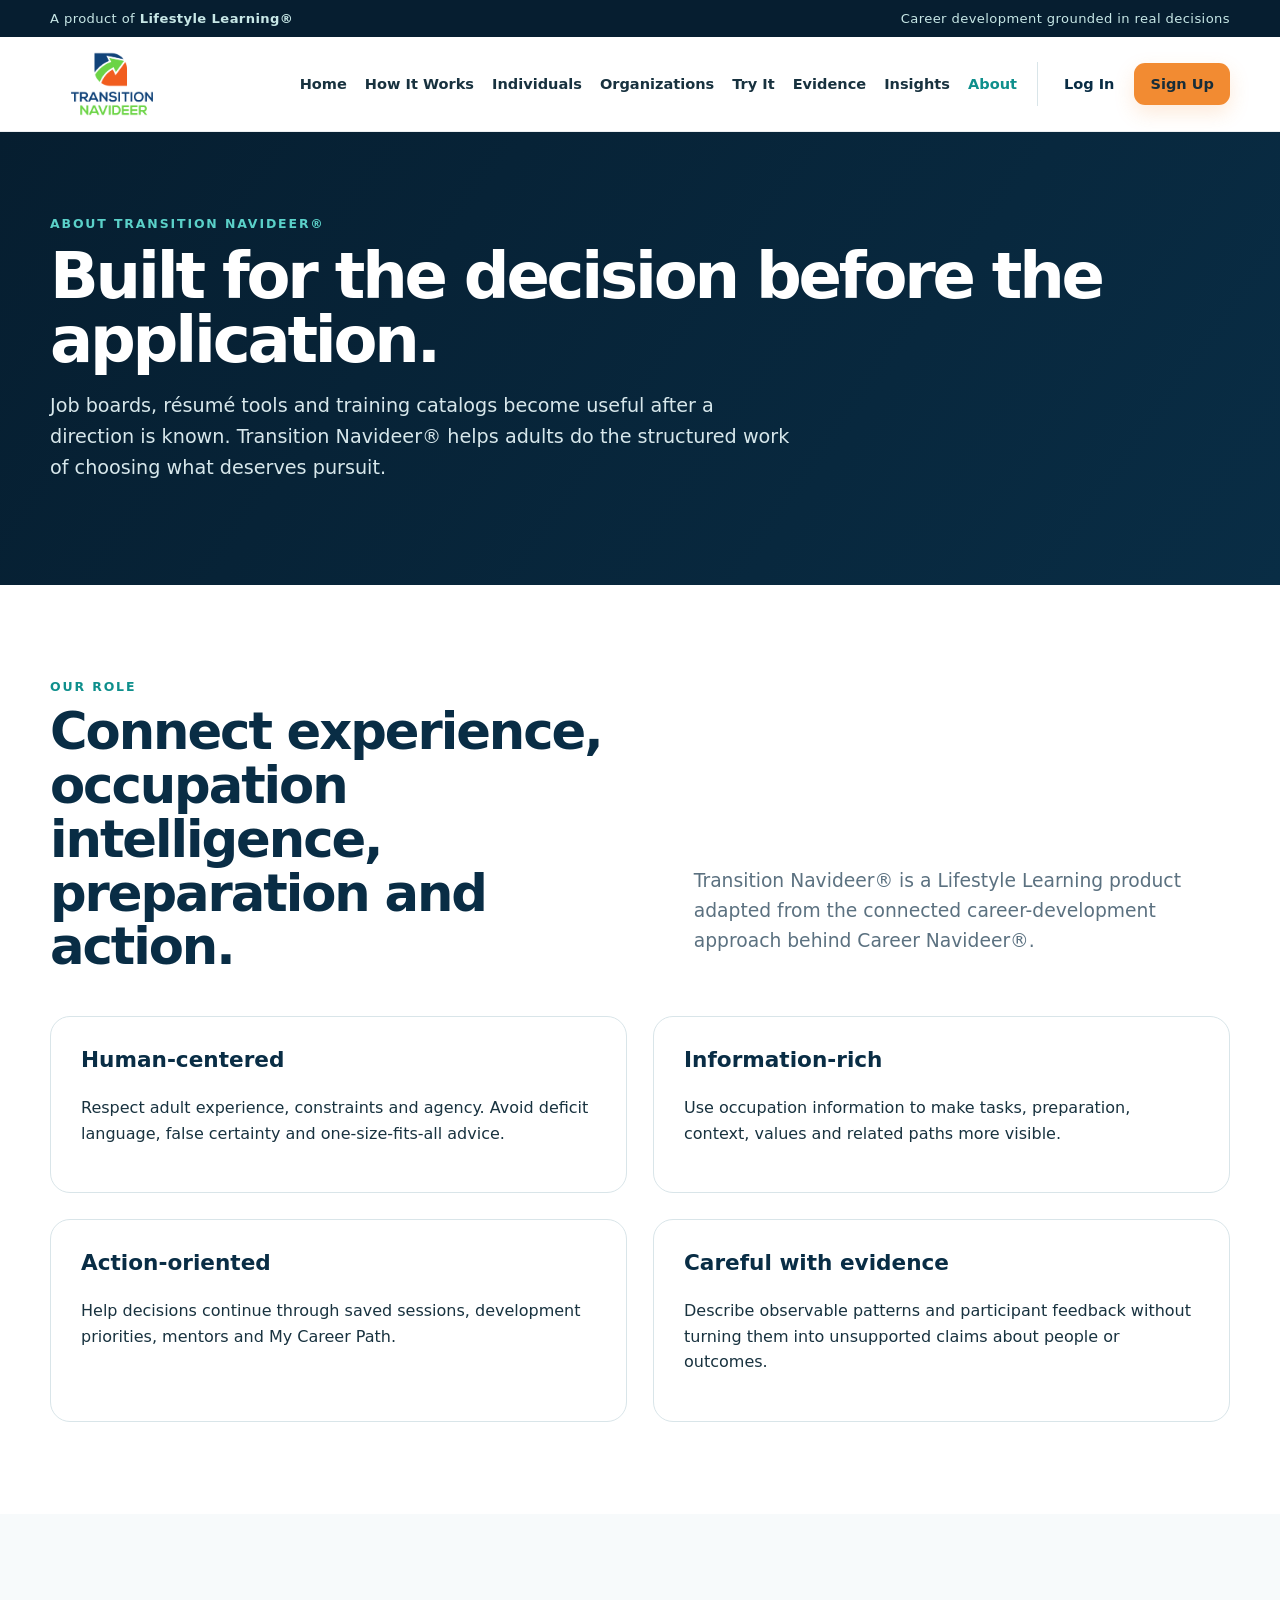
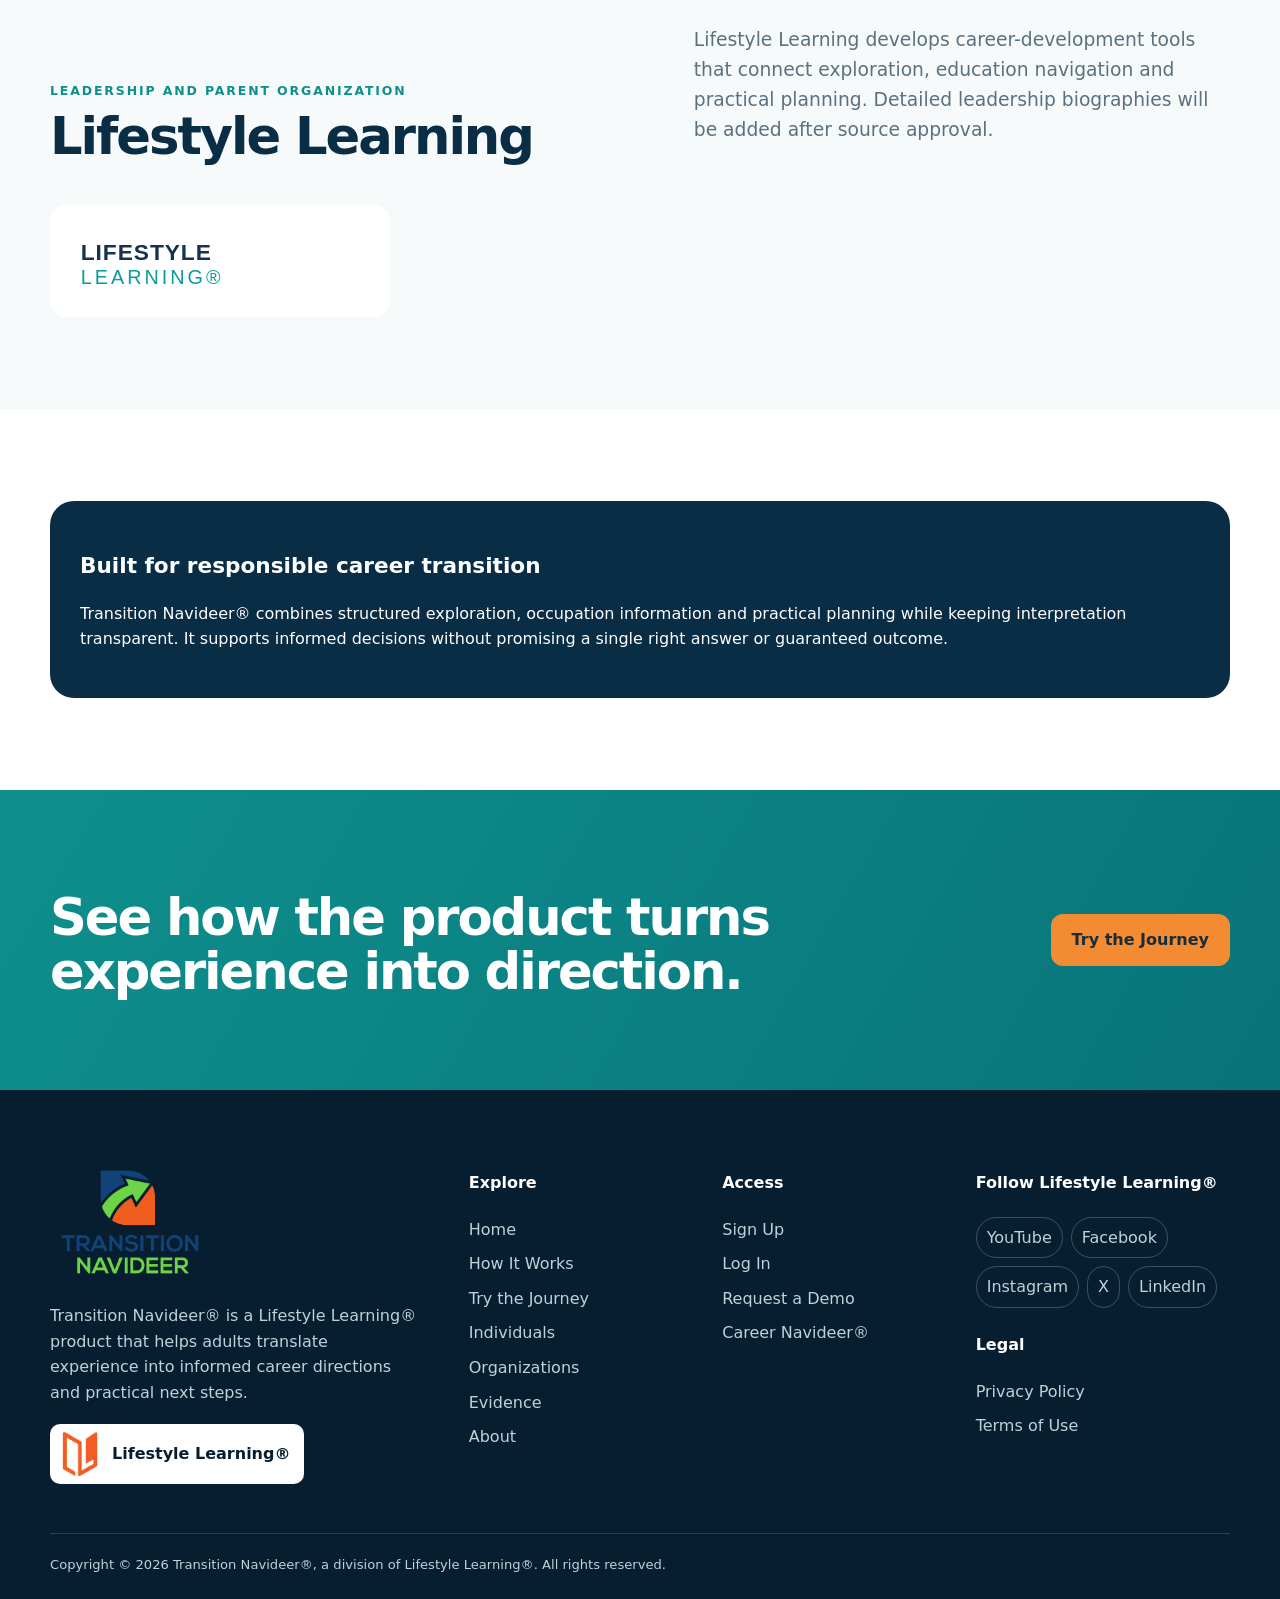
<file: about.html>
<!doctype html><html lang="en"><head><meta charset="utf-8"><meta name="viewport" content="width=device-width,initial-scale=1"><title>About | Transition Navideer</title><meta name="robots" content="index,follow"><link rel="icon" href="favicon.svg"><link rel="stylesheet" href="styles.css"></head><body><div class="topbar"><div class="wrap"><span>A product of <b>Lifestyle Learning®</b></span><span>Career development grounded in real decisions</span></div></div><nav class="nav"><div class="wrap navinner"><a class="brand" href="index.html"><img src="transition-navideer-logo.png" alt="Transition Navideer"></a><div class="navlinks"><a href="index.html">Home</a><a href="how-it-works.html">How It Works</a><a href="individuals.html">Individuals</a><a href="organizations.html">Organizations</a><a href="evidence.html">Evidence</a><a href="insights.html">Insights</a><a aria-current="page" href="about.html">About</a><div class="nav-auth"><a class="login-link" href="https://app.transitionnavideer.com/login">Log In</a><a class="signup-link" href="https://app.transitionnavideer.com/">Sign Up</a></div></div><button class="menu" aria-label="Open navigation">☰</button></div></nav><header class="page-hero"><div class="wrap"><div class="eyebrow" style="color:#5bd1c9">About Transition Navideer</div><h1>Built for the decision before the application.</h1><p>Job boards, résumé tools and training catalogs become useful after a direction is known. Transition Navideer helps adults do the structured work of choosing what deserves pursuit.</p></div></header><main><section><div class="wrap"><div class="section-head"><div><div class="eyebrow">Our role</div><h2>Connect experience, occupation intelligence, preparation and action.</h2></div><p class="lead">Transition Navideer is a Lifestyle Learning product adapted from the connected career-development approach behind Career Navideer.</p></div><div class="content-grid"><article class="panel"><h3>Human-centered</h3><p>Respect adult experience, constraints and agency. Avoid deficit language, false certainty and one-size-fits-all advice.</p></article><article class="panel"><h3>Information-rich</h3><p>Use occupation information to make tasks, preparation, context, values and related paths more visible.</p></article><article class="panel"><h3>Action-oriented</h3><p>Help decisions continue through saved sessions, development priorities, mentors and My Career Path.</p></article><article class="panel"><h3>Careful with evidence</h3><p>Describe observable patterns and participant feedback without turning them into unsupported claims about people or outcomes.</p></article></div></div></section><section class="situations"><div class="wrap"><div class="section-head"><div><div class="eyebrow">Leadership and parent organization</div><h2>Lifestyle Learning</h2></div><p class="lead">Lifestyle Learning develops career-development tools that connect exploration, education navigation and practical planning. Detailed leadership biographies will be added after source approval.</p></div><a href="https://lifestylelearning.com"><img src="lifestyle-learning-logo.svg" alt="Lifestyle Learning" style="max-width:340px;background:white;padding:20px;border-radius:16px"></a></div></section><section><div class="wrap"><div class="limits"><h3>Built for responsible career transition</h3><p>Transition Navideer combines structured exploration, occupation information and practical planning while keeping interpretation transparent. It supports informed decisions without promising a single right answer or guaranteed outcome.</p></div></div></section></main><section class="cta"><div class="wrap cta-box"><div><h2>See how the product turns experience into direction.</h2></div><a class="btn orange" href="journey.html">Try the Journey</a></div></section><footer class="footer"><div class="wrap"><div class="legal">© 2026 Transition Navideer® • A Lifestyle Learning® product.</div></div></footer><script src="script.js"></script></body></html>
</file>
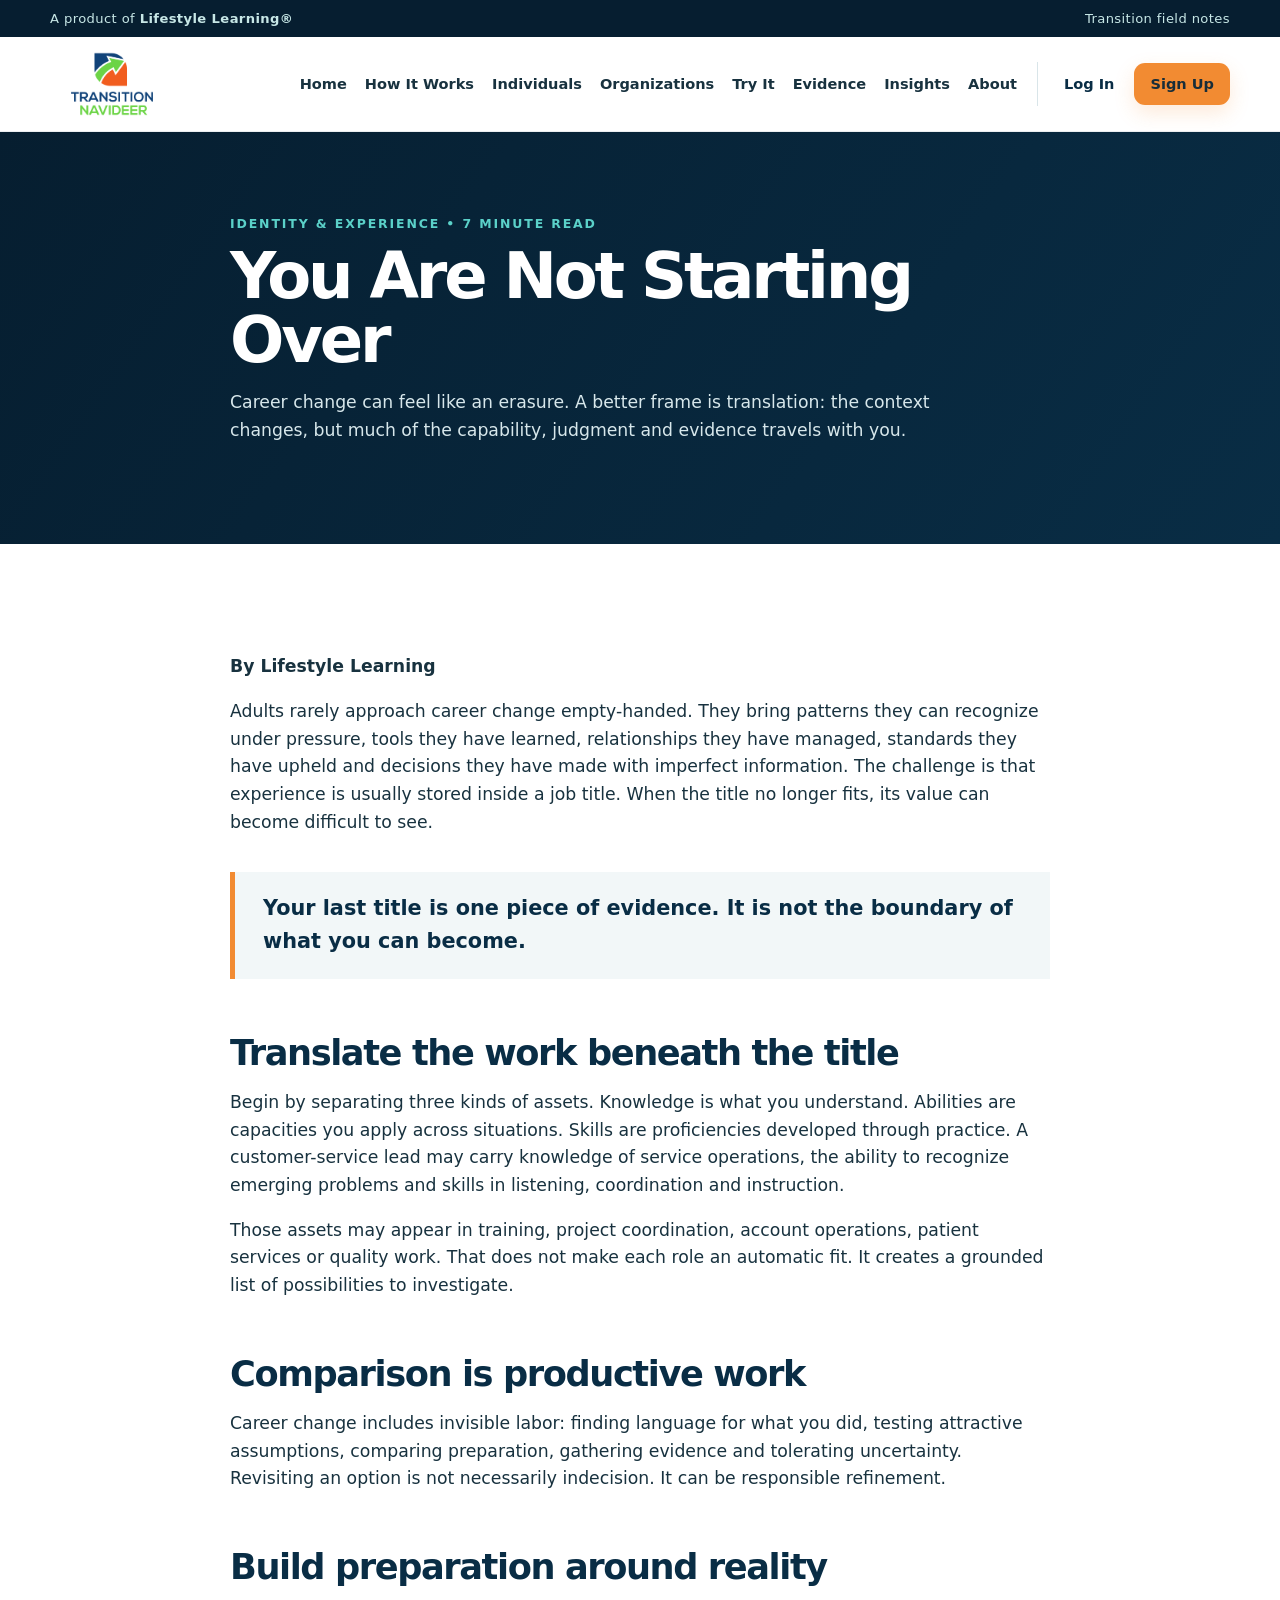
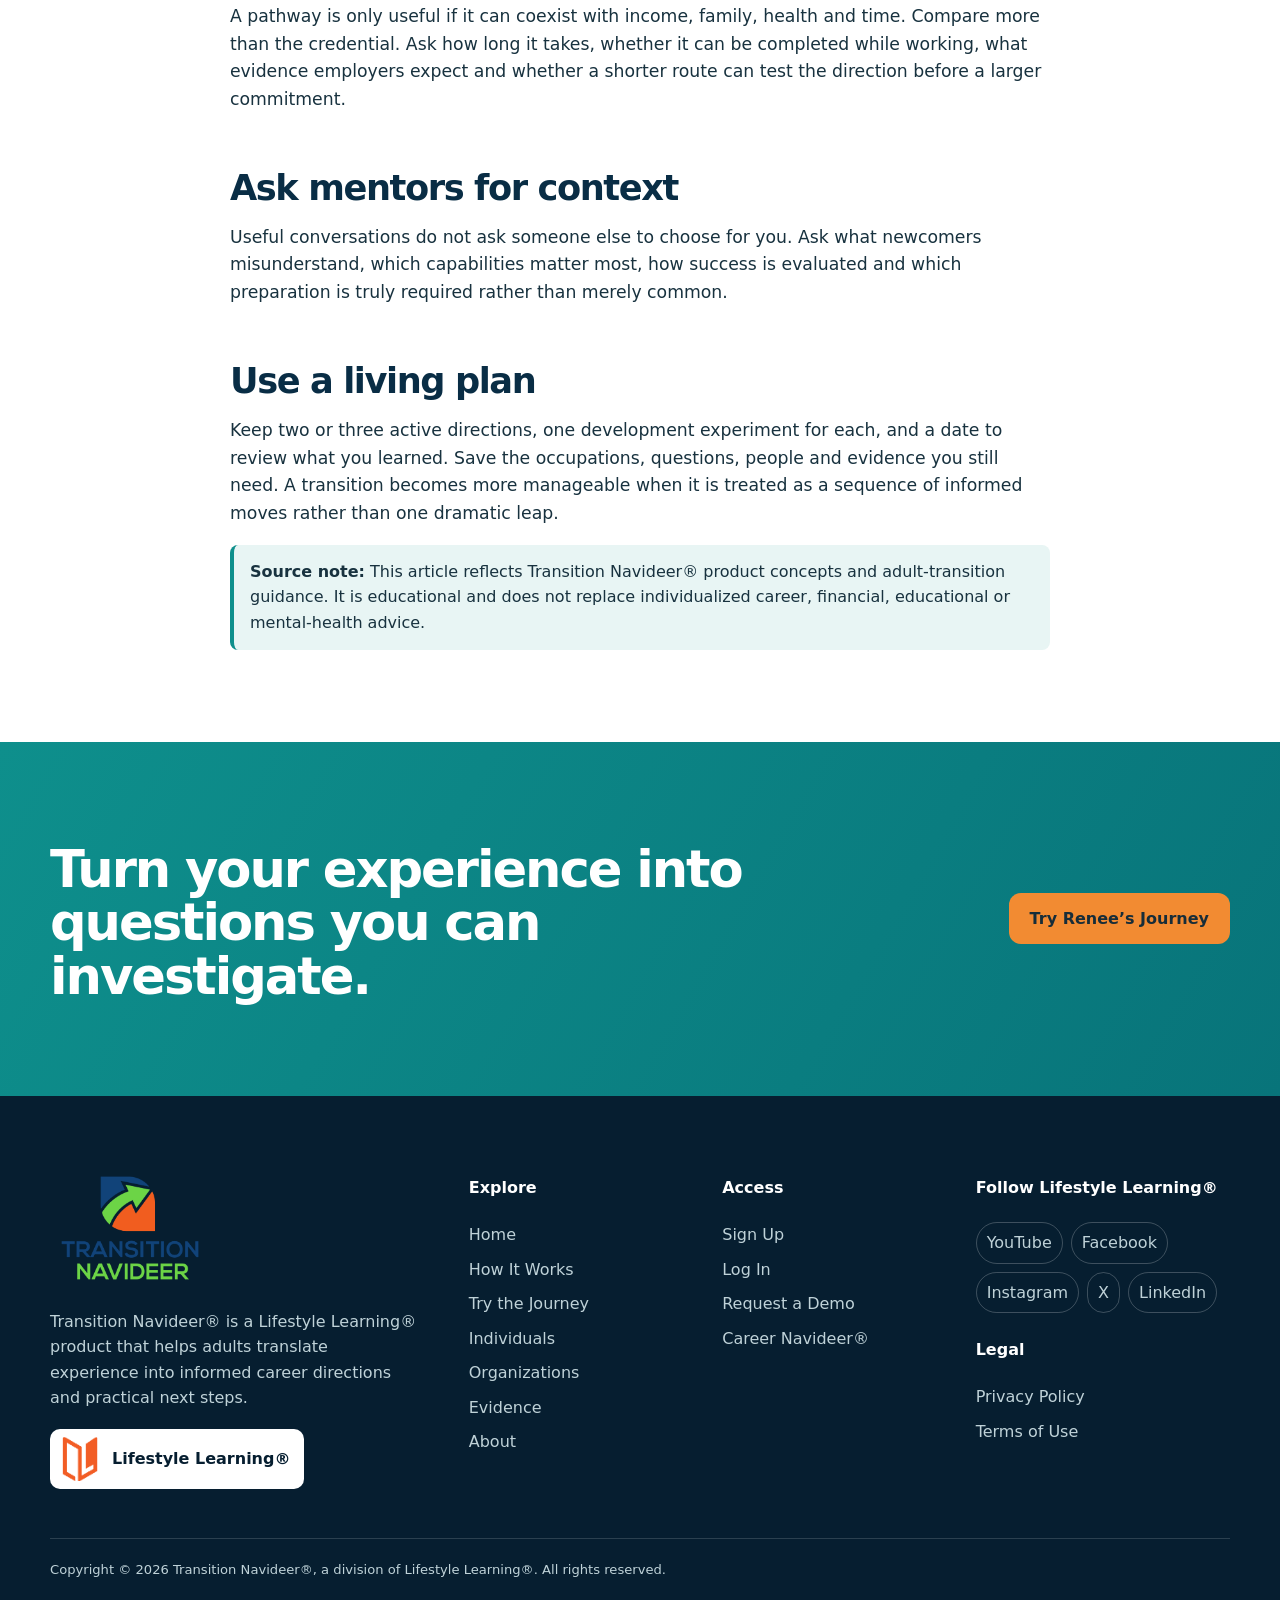
<file: article.html>
<!doctype html><html lang="en"><head><meta charset="utf-8"><meta name="viewport" content="width=device-width,initial-scale=1"><title>You Are Not Starting Over | Transition Navideer</title><meta name="robots" content="index,follow"><link rel="icon" href="favicon.svg"><link rel="stylesheet" href="styles.css"><style>.prose{max-width:820px;margin:auto}.prose h2{font-size:2.2rem;margin-top:56px}.prose p,.prose li{font-size:1.08rem}.prose blockquote{margin:36px 0;padding:20px 28px;border-left:5px solid #f28b32;background:#f2f7f8;font-size:1.3rem;font-weight:750;color:#092d45}</style></head><body><div class="topbar"><div class="wrap"><span>A product of <b>Lifestyle Learning®</b></span><span>Transition field notes</span></div></div><nav class="nav"><div class="wrap navinner"><a class="brand" href="index.html"><img src="transition-navideer-logo.png" alt="Transition Navideer"></a><div class="navlinks"><a href="index.html">Home</a><a href="how-it-works.html">How It Works</a><a href="individuals.html">Individuals</a><a href="organizations.html">Organizations</a><a href="evidence.html">Evidence</a><a href="insights.html">Insights</a><a href="about.html">About</a><div class="nav-auth"><a class="login-link" href="https://app.transitionnavideer.com/login">Log In</a><a class="signup-link" href="https://app.transitionnavideer.com/">Sign Up</a></div></div><button class="menu" aria-label="Open navigation">☰</button></div></nav><header class="page-hero"><div class="wrap prose"><div class="eyebrow" style="color:#5bd1c9">Identity & experience • 7 minute read</div><h1>You Are Not Starting Over</h1><p>Career change can feel like an erasure. A better frame is translation: the context changes, but much of the capability, judgment and evidence travels with you.</p></div></header><main><section><article class="wrap prose"><p><b>By Lifestyle Learning</b></p><p>Adults rarely approach career change empty-handed. They bring patterns they can recognize under pressure, tools they have learned, relationships they have managed, standards they have upheld and decisions they have made with imperfect information. The challenge is that experience is usually stored inside a job title. When the title no longer fits, its value can become difficult to see.</p><blockquote>Your last title is one piece of evidence. It is not the boundary of what you can become.</blockquote><h2 id="ksa">Translate the work beneath the title</h2><p>Begin by separating three kinds of assets. Knowledge is what you understand. Abilities are capacities you apply across situations. Skills are proficiencies developed through practice. A customer-service lead may carry knowledge of service operations, the ability to recognize emerging problems and skills in listening, coordination and instruction.</p><p>Those assets may appear in training, project coordination, account operations, patient services or quality work. That does not make each role an automatic fit. It creates a grounded list of possibilities to investigate.</p><h2 id="hidden-work">Comparison is productive work</h2><p>Career change includes invisible labor: finding language for what you did, testing attractive assumptions, comparing preparation, gathering evidence and tolerating uncertainty. Revisiting an option is not necessarily indecision. It can be responsible refinement.</p><h2 id="learning">Build preparation around reality</h2><p>A pathway is only useful if it can coexist with income, family, health and time. Compare more than the credential. Ask how long it takes, whether it can be completed while working, what evidence employers expect and whether a shorter route can test the direction before a larger commitment.</p><h2 id="mentorship">Ask mentors for context</h2><p>Useful conversations do not ask someone else to choose for you. Ask what newcomers misunderstand, which capabilities matter most, how success is evaluated and which preparation is truly required rather than merely common.</p><h2 id="sustainable">Use a living plan</h2><p>Keep two or three active directions, one development experiment for each, and a date to review what you learned. Save the occupations, questions, people and evidence you still need. A transition becomes more manageable when it is treated as a sequence of informed moves rather than one dramatic leap.</p><div class="notice"><b>Source note:</b> This article reflects Transition Navideer product concepts and adult-transition guidance. It is educational and does not replace individualized career, financial, educational or mental-health advice.</div></article></section></main><section class="cta"><div class="wrap cta-box"><div><h2>Turn your experience into questions you can investigate.</h2></div><a class="btn orange" href="journey.html">Try Renee’s Journey</a></div></section><footer class="footer"><div class="wrap"><div class="legal">© 2026 Transition Navideer® • A Lifestyle Learning® product.</div></div></footer><script src="script.js"></script></body></html>
</file>
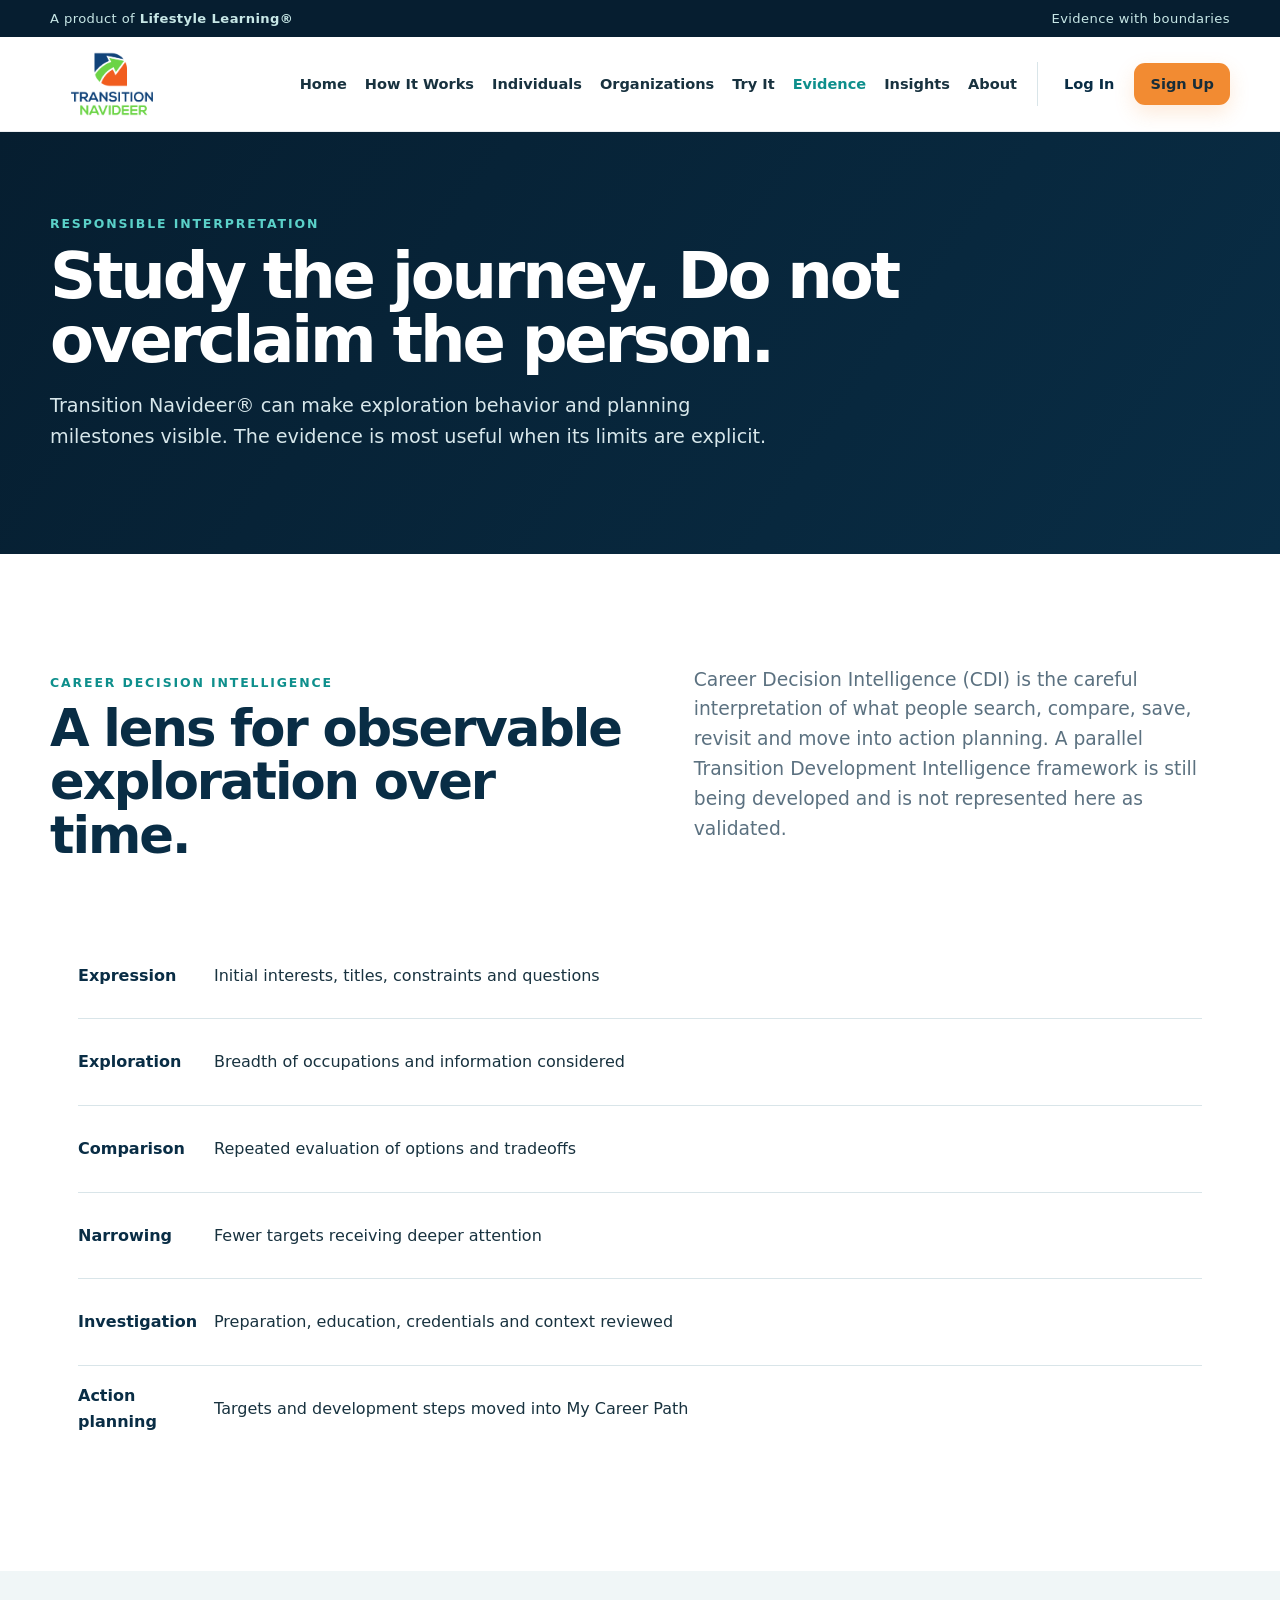
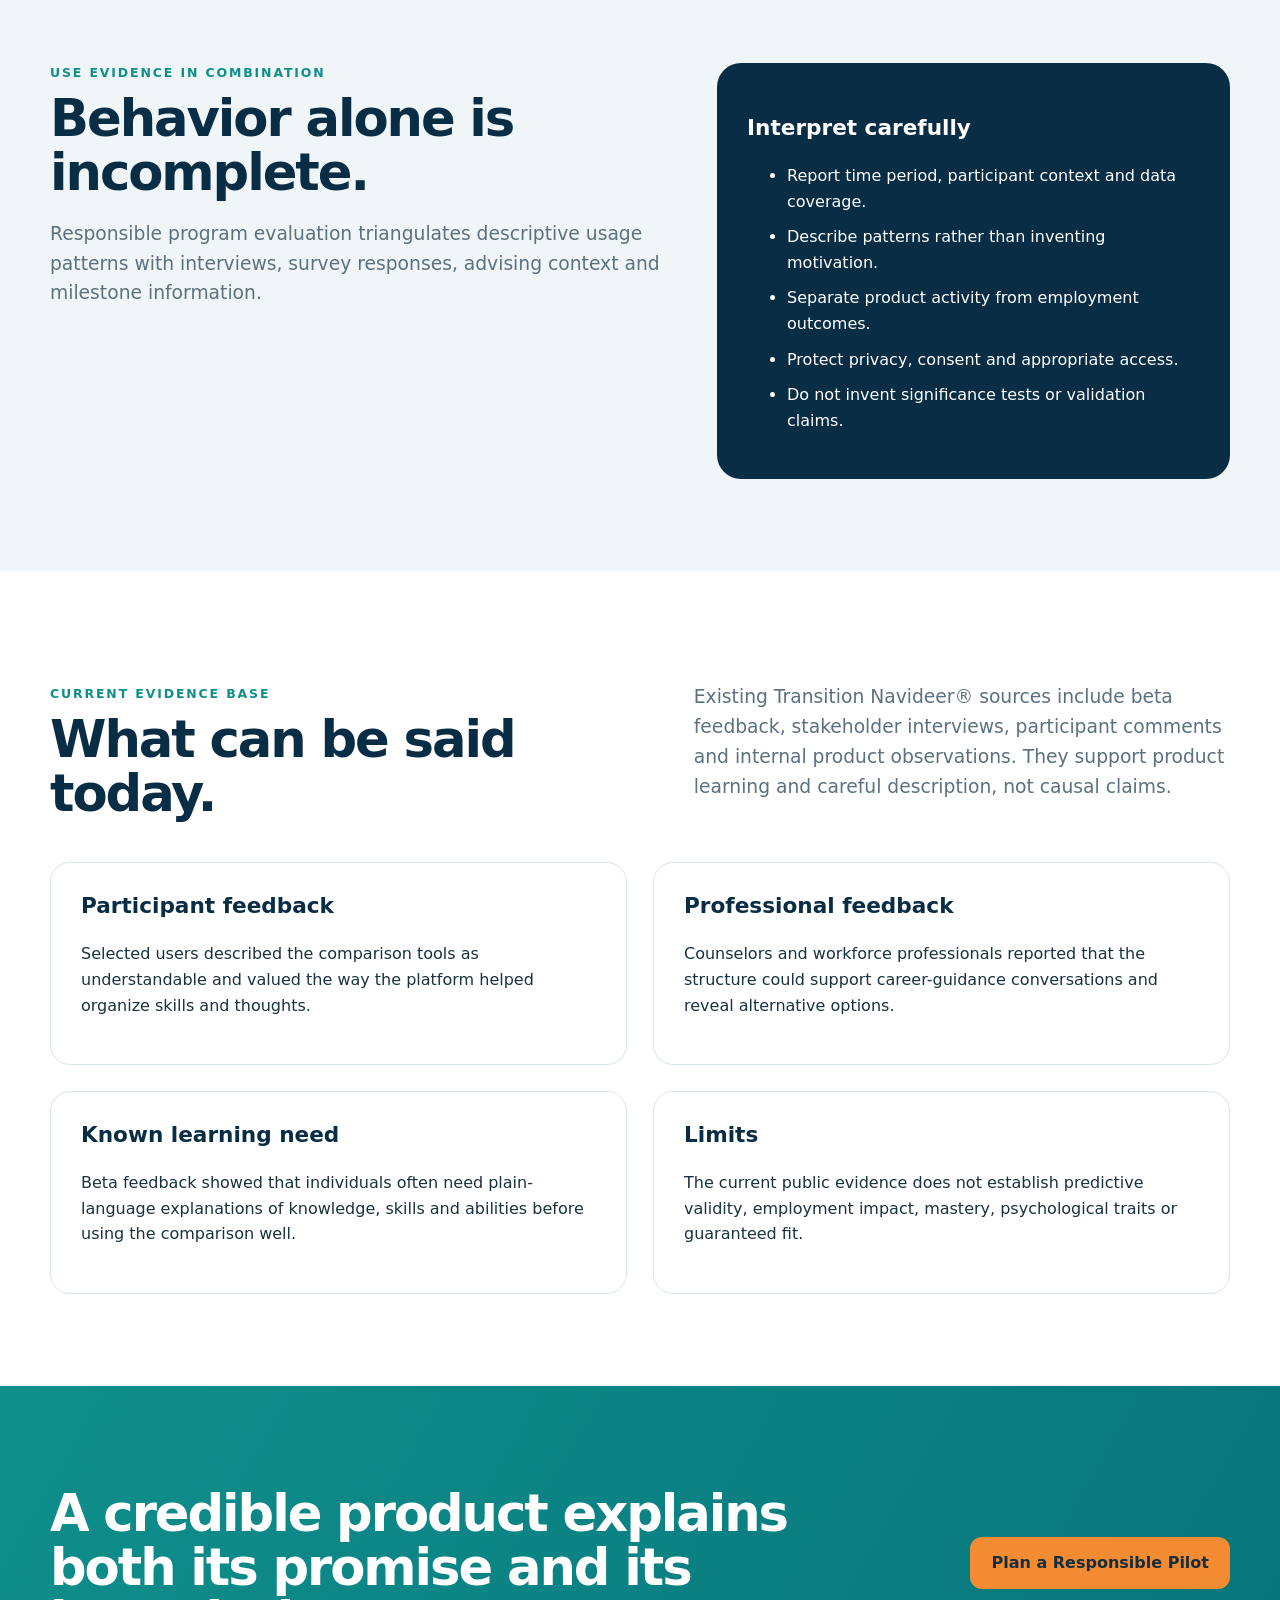
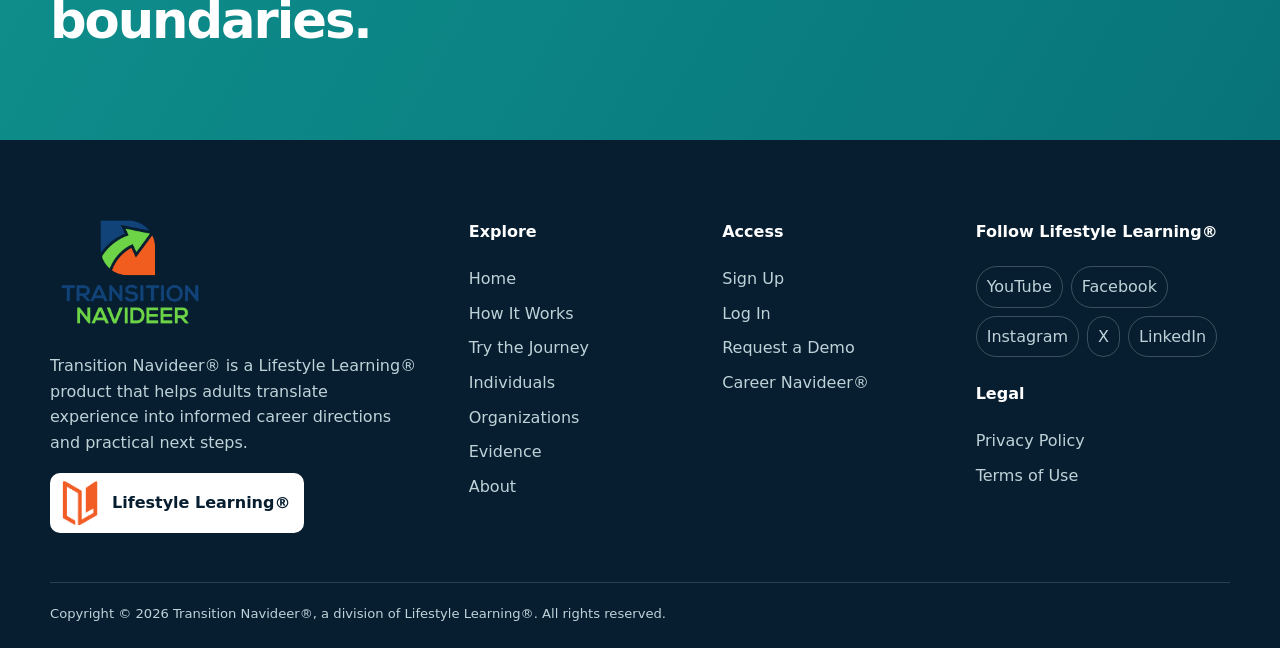
<file: evidence.html>
<!doctype html><html lang="en"><head><meta charset="utf-8"><meta name="viewport" content="width=device-width,initial-scale=1"><title>Evidence and Interpretation | Transition Navideer</title><meta name="robots" content="index,follow"><link rel="icon" href="favicon.svg"><link rel="stylesheet" href="styles.css"></head><body><div class="topbar"><div class="wrap"><span>A product of <b>Lifestyle Learning®</b></span><span>Evidence with boundaries</span></div></div><nav class="nav"><div class="wrap navinner"><a class="brand" href="index.html"><img src="transition-navideer-logo.png" alt="Transition Navideer"></a><div class="navlinks"><a href="index.html">Home</a><a href="how-it-works.html">How It Works</a><a href="individuals.html">Individuals</a><a href="organizations.html">Organizations</a><a aria-current="page" href="evidence.html">Evidence</a><a href="insights.html">Insights</a><a href="about.html">About</a><div class="nav-auth"><a class="login-link" href="https://app.transitionnavideer.com/login">Log In</a><a class="signup-link" href="https://app.transitionnavideer.com/">Sign Up</a></div></div><button class="menu" aria-label="Open navigation">☰</button></div></nav><header class="page-hero"><div class="wrap"><div class="eyebrow" style="color:#5bd1c9">Responsible interpretation</div><h1>Study the journey. Do not overclaim the person.</h1><p>Transition Navideer can make exploration behavior and planning milestones visible. The evidence is most useful when its limits are explicit.</p></div></header><main><section><div class="wrap"><div class="section-head"><div><div class="eyebrow">Career Decision Intelligence</div><h2>A lens for observable exploration over time.</h2></div><p class="lead">Career Decision Intelligence (CDI) is the careful interpretation of what people search, compare, save, revisit and move into action planning. A parallel Transition Development Intelligence framework is still being developed and is not represented here as validated.</p></div><div class="stage-map"><div class="stage-row"><b>Expression</b><p>Initial interests, titles, constraints and questions</p></div><div class="stage-row"><b>Exploration</b><p>Breadth of occupations and information considered</p></div><div class="stage-row"><b>Comparison</b><p>Repeated evaluation of options and tradeoffs</p></div><div class="stage-row"><b>Narrowing</b><p>Fewer targets receiving deeper attention</p></div><div class="stage-row"><b>Investigation</b><p>Preparation, education, credentials and context reviewed</p></div><div class="stage-row"><b>Action planning</b><p>Targets and development steps moved into My Career Path</p></div></div></div></section><section class="evidence"><div class="wrap"><div class="evidence-grid"><div><div class="eyebrow">Use evidence in combination</div><h2>Behavior alone is incomplete.</h2><p class="lead">Responsible program evaluation triangulates descriptive usage patterns with interviews, survey responses, advising context and milestone information.</p></div><aside class="limits"><h3>Interpret carefully</h3><ul><li>Report time period, participant context and data coverage.</li><li>Describe patterns rather than inventing motivation.</li><li>Separate product activity from employment outcomes.</li><li>Protect privacy, consent and appropriate access.</li><li>Do not invent significance tests or validation claims.</li></ul></aside></div></div></section><section><div class="wrap"><div class="section-head"><div><div class="eyebrow">Current evidence base</div><h2>What can be said today.</h2></div><p class="lead">Existing Transition Navideer sources include beta feedback, stakeholder interviews, participant comments and internal product observations. They support product learning and careful description, not causal claims.</p></div><div class="content-grid"><article class="panel"><h3>Participant feedback</h3><p>Selected users described the comparison tools as understandable and valued the way the platform helped organize skills and thoughts.</p></article><article class="panel"><h3>Professional feedback</h3><p>Counselors and workforce professionals reported that the structure could support career-guidance conversations and reveal alternative options.</p></article><article class="panel"><h3>Known learning need</h3><p>Beta feedback showed that individuals often need plain-language explanations of knowledge, skills and abilities before using the comparison well.</p></article><article class="panel"><h3>Limits</h3><p>The current public evidence does not establish predictive validity, employment impact, mastery, psychological traits or guaranteed fit.</p></article></div></div></section></main><section class="cta"><div class="wrap cta-box"><div><h2>A credible product explains both its promise and its boundaries.</h2></div><a class="btn orange" href="organizations.html">Plan a Responsible Pilot</a></div></section><footer class="footer"><div class="wrap"><div class="legal">© 2026 Transition Navideer® • A Lifestyle Learning® product.</div></div></footer><script src="script.js"></script></body></html>
</file>
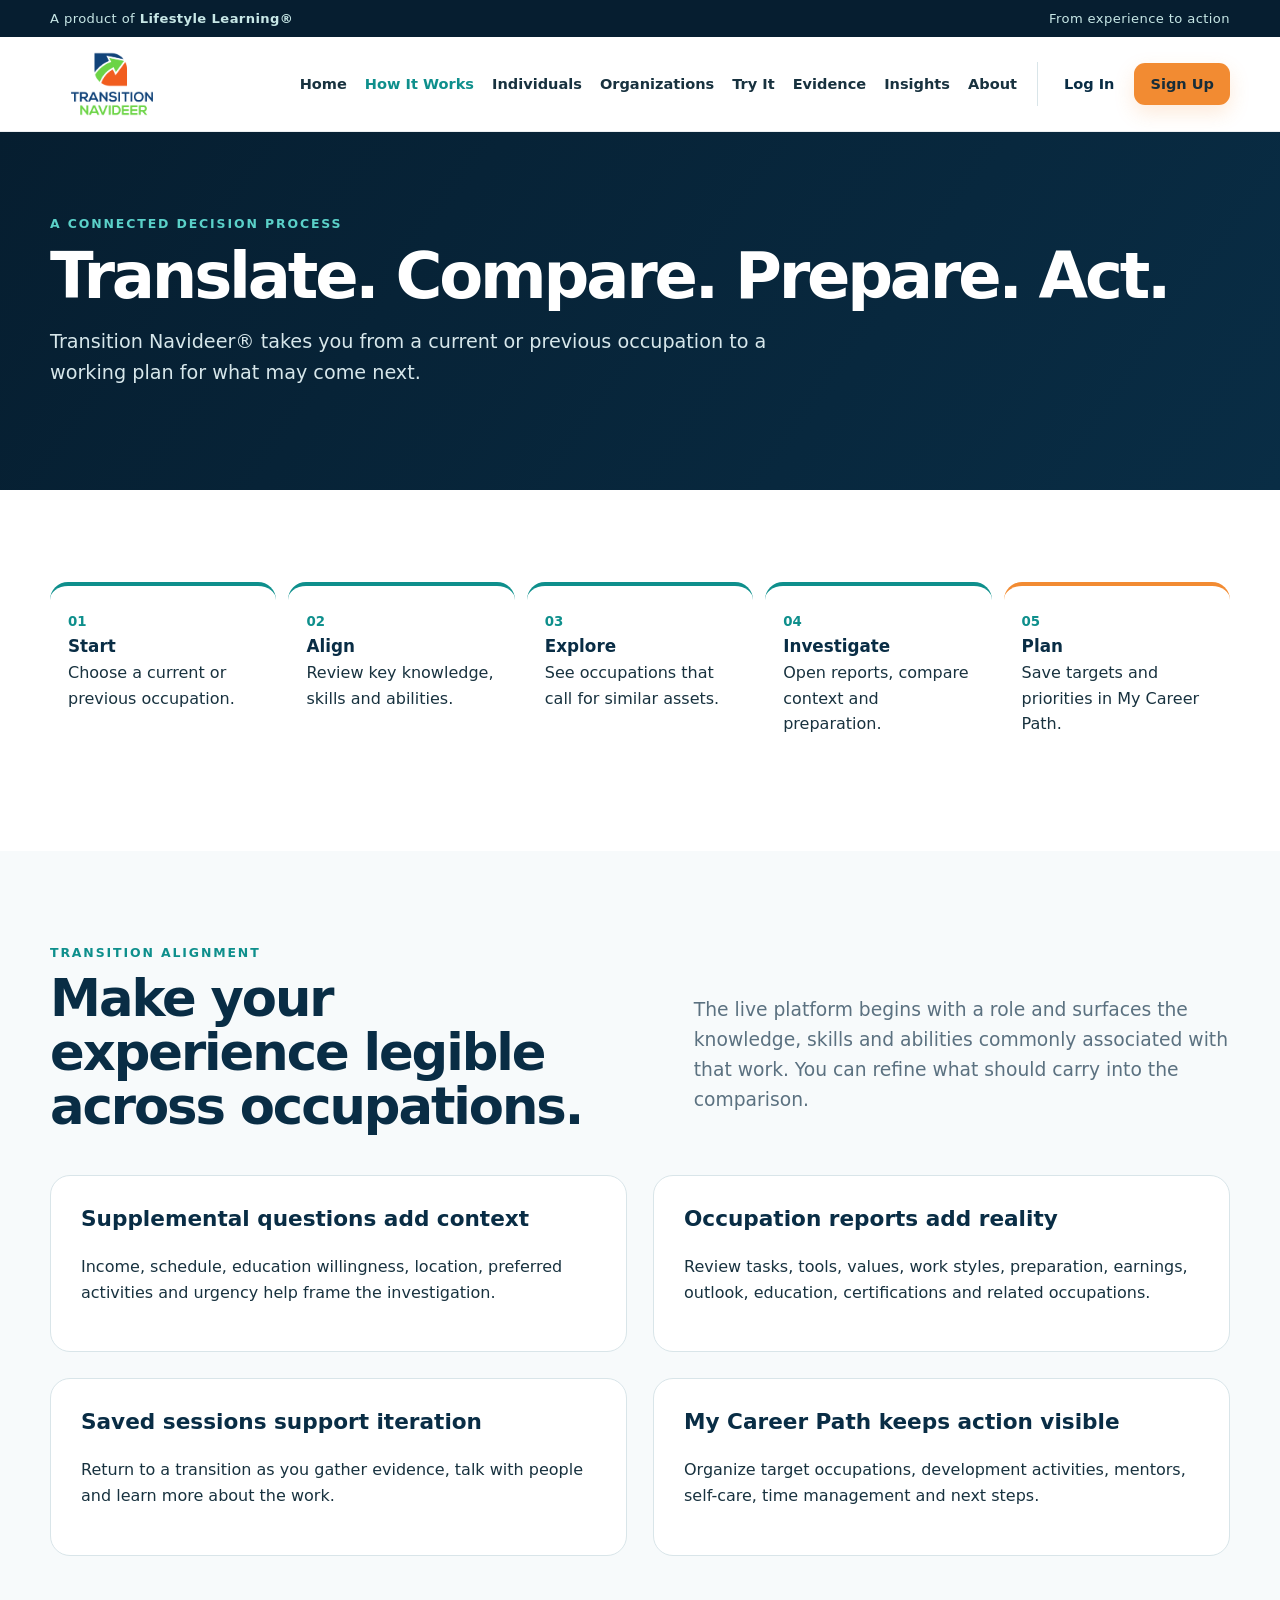
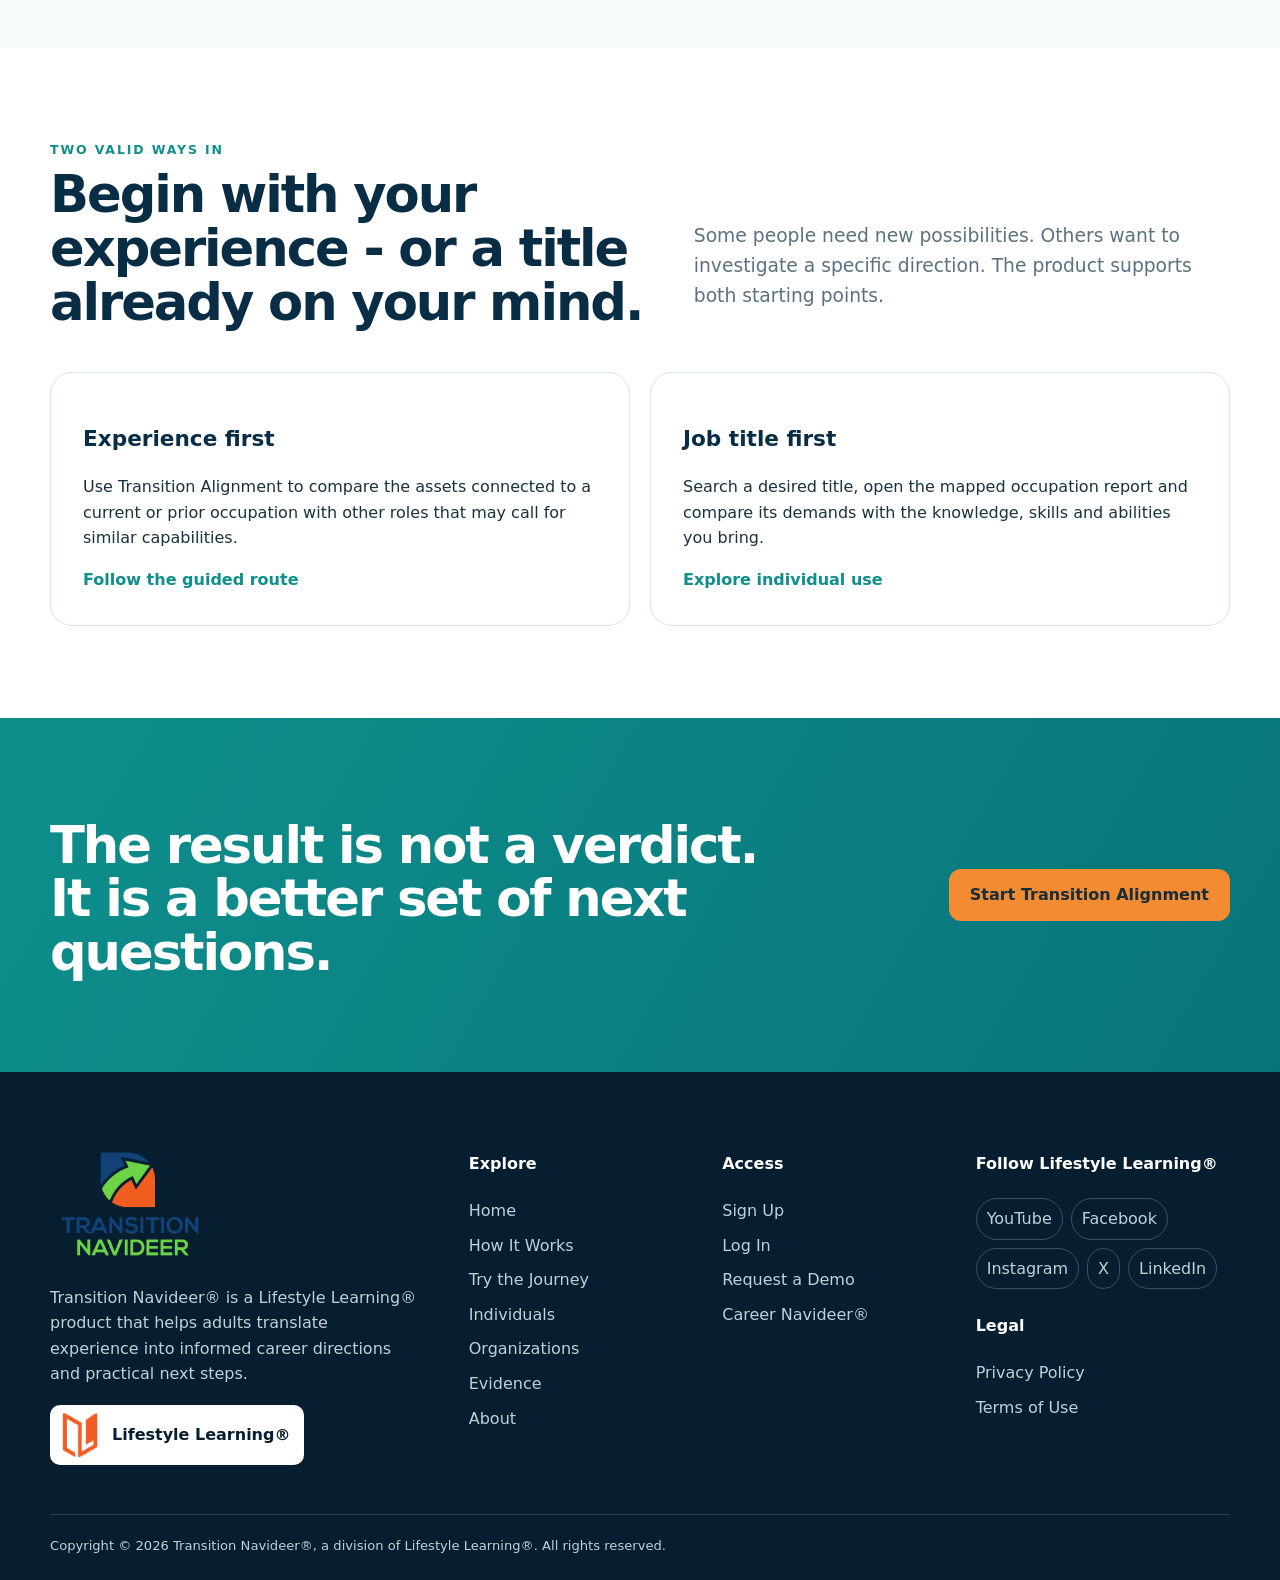
<file: how-it-works.html>
<!doctype html><html lang="en"><head><meta charset="utf-8"><meta name="viewport" content="width=device-width,initial-scale=1"><title>How It Works | Transition Navideer</title><meta name="robots" content="index,follow"><link rel="icon" href="favicon.svg"><link rel="stylesheet" href="styles.css"></head><body><div class="topbar"><div class="wrap"><span>A product of <b>Lifestyle Learning®</b></span><span>From experience to action</span></div></div><nav class="nav"><div class="wrap navinner"><a class="brand" href="index.html"><img src="transition-navideer-logo.png" alt="Transition Navideer"></a><div class="navlinks"><a href="index.html">Home</a><a aria-current="page" href="how-it-works.html">How It Works</a><a href="individuals.html">Individuals</a><a href="organizations.html">Organizations</a><a href="evidence.html">Evidence</a><a href="insights.html">Insights</a><a href="about.html">About</a><div class="nav-auth"><a class="login-link" href="https://app.transitionnavideer.com/login">Log In</a><a class="signup-link" href="https://app.transitionnavideer.com/">Sign Up</a></div></div><button class="menu" aria-label="Open navigation">☰</button></div></nav><header class="page-hero"><div class="wrap"><div class="eyebrow" style="color:#5bd1c9">A connected decision process</div><h1>Translate. Compare. Prepare. Act.</h1><p>Transition Navideer takes you from a current or previous occupation to a working plan for what may come next.</p></div></header><main><section><div class="wrap"><div class="five-steps"><div class="five-step"><small>01</small><b>Start</b><span>Choose a current or previous occupation.</span></div><div class="five-step"><small>02</small><b>Align</b><span>Review key knowledge, skills and abilities.</span></div><div class="five-step"><small>03</small><b>Explore</b><span>See occupations that call for similar assets.</span></div><div class="five-step"><small>04</small><b>Investigate</b><span>Open reports, compare context and preparation.</span></div><div class="five-step"><small>05</small><b>Plan</b><span>Save targets and priorities in My Career Path.</span></div></div></div></section><section class="situations"><div class="wrap"><div class="section-head"><div><div class="eyebrow">Transition Alignment</div><h2>Make your experience legible across occupations.</h2></div><p class="lead">The live platform begins with a role and surfaces the knowledge, skills and abilities commonly associated with that work. You can refine what should carry into the comparison.</p></div><div class="content-grid"><article class="panel"><h3>Supplemental questions add context</h3><p>Income, schedule, education willingness, location, preferred activities and urgency help frame the investigation.</p></article><article class="panel"><h3>Occupation reports add reality</h3><p>Review tasks, tools, values, work styles, preparation, earnings, outlook, education, certifications and related occupations.</p></article><article class="panel"><h3>Saved sessions support iteration</h3><p>Return to a transition as you gather evidence, talk with people and learn more about the work.</p></article><article class="panel"><h3>My Career Path keeps action visible</h3><p>Organize target occupations, development activities, mentors, self-care, time management and next steps.</p></article></div></div></section><section><div class="wrap"><div class="section-head"><div><div class="eyebrow">Two valid ways in</div><h2>Begin with your experience - or a title already on your mind.</h2></div><p class="lead">Some people need new possibilities. Others want to investigate a specific direction. The product supports both starting points.</p></div><div class="audience-grid"><article class="audience-card"><h3>Experience first</h3><p>Use Transition Alignment to compare the assets connected to a current or prior occupation with other roles that may call for similar capabilities.</p><a class="text-link" href="journey.html">Follow the guided route</a></article><article class="audience-card"><h3>Job title first</h3><p>Search a desired title, open the mapped occupation report and compare its demands with the knowledge, skills and abilities you bring.</p><a class="text-link" href="individuals.html">Explore individual use</a></article></div></div></section></main><section class="cta"><div class="wrap cta-box"><div><h2>The result is not a verdict. It is a better set of next questions.</h2></div><a class="btn orange" href="https://app.transitionnavideer.com/">Start Transition Alignment</a></div></section><footer class="footer"><div class="wrap"><div class="legal">© 2026 Transition Navideer® • A Lifestyle Learning® product.</div></div></footer><script src="script.js"></script></body></html>
</file>
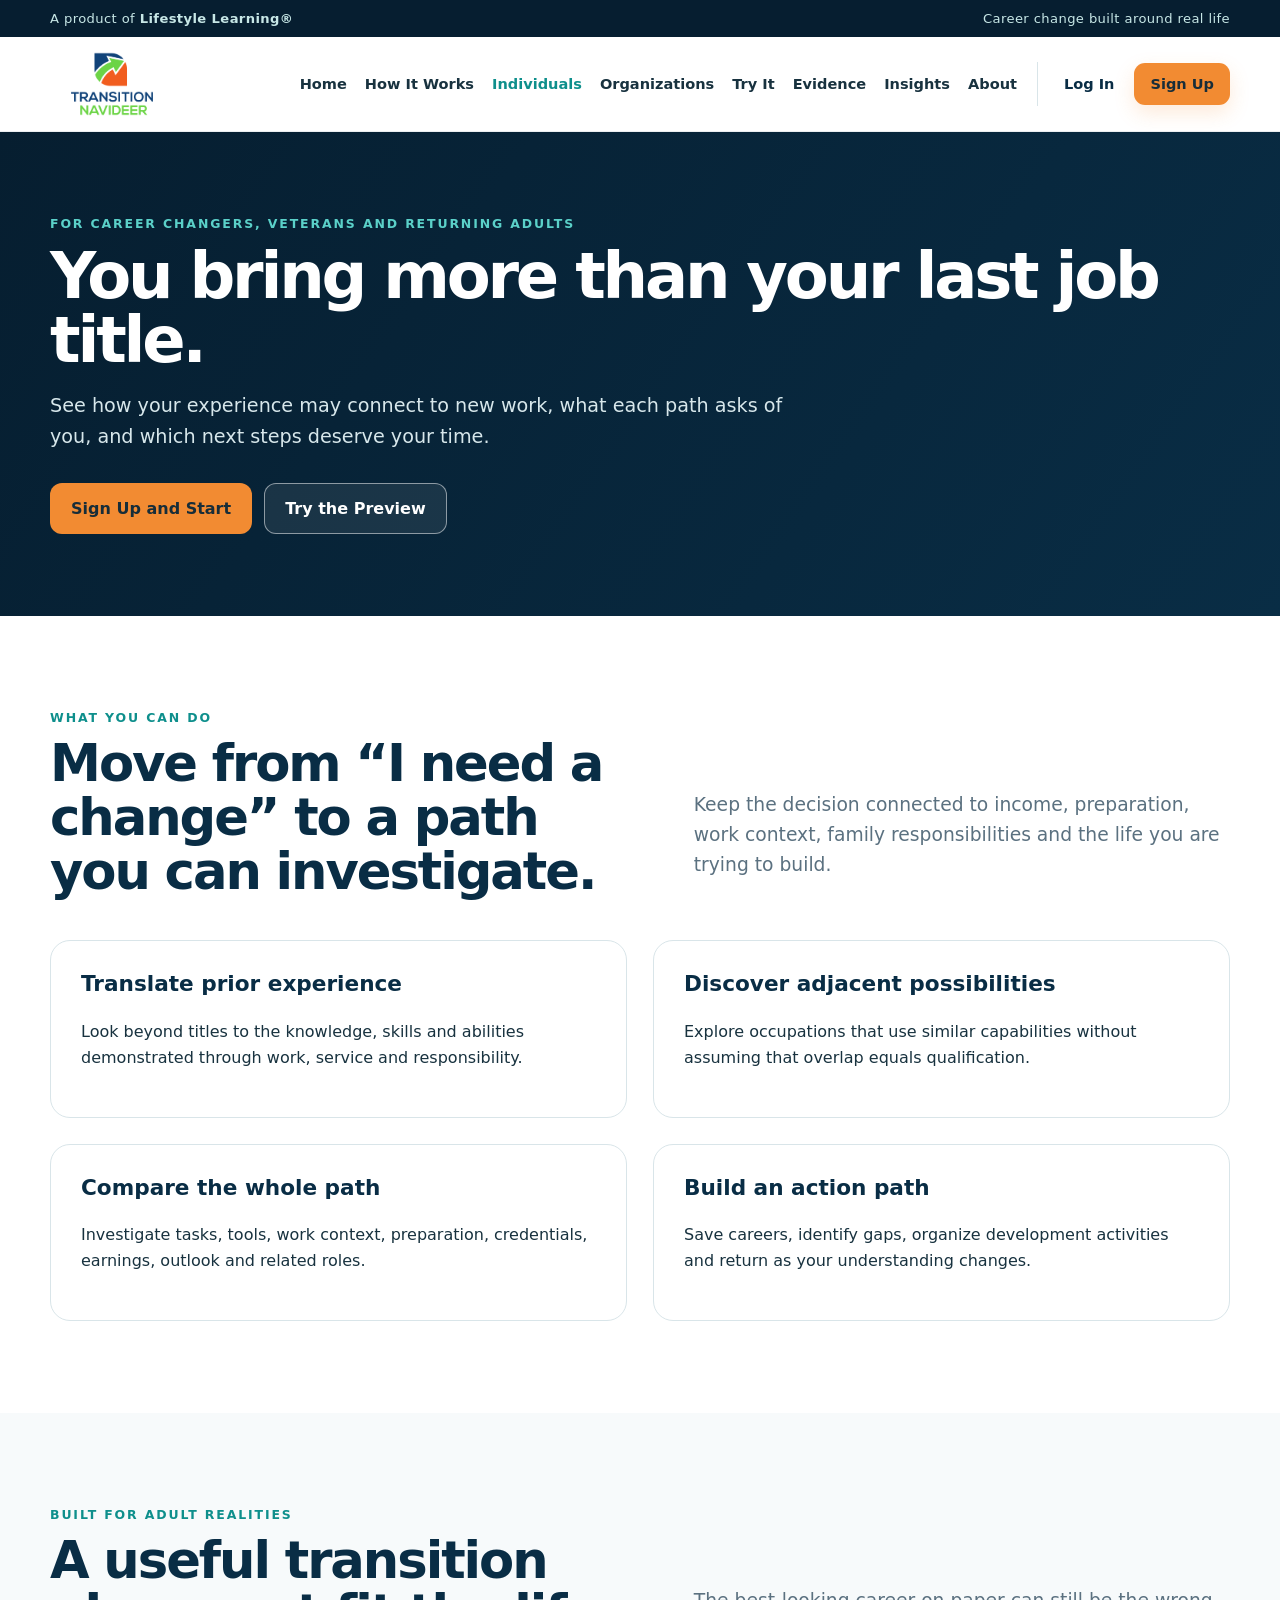
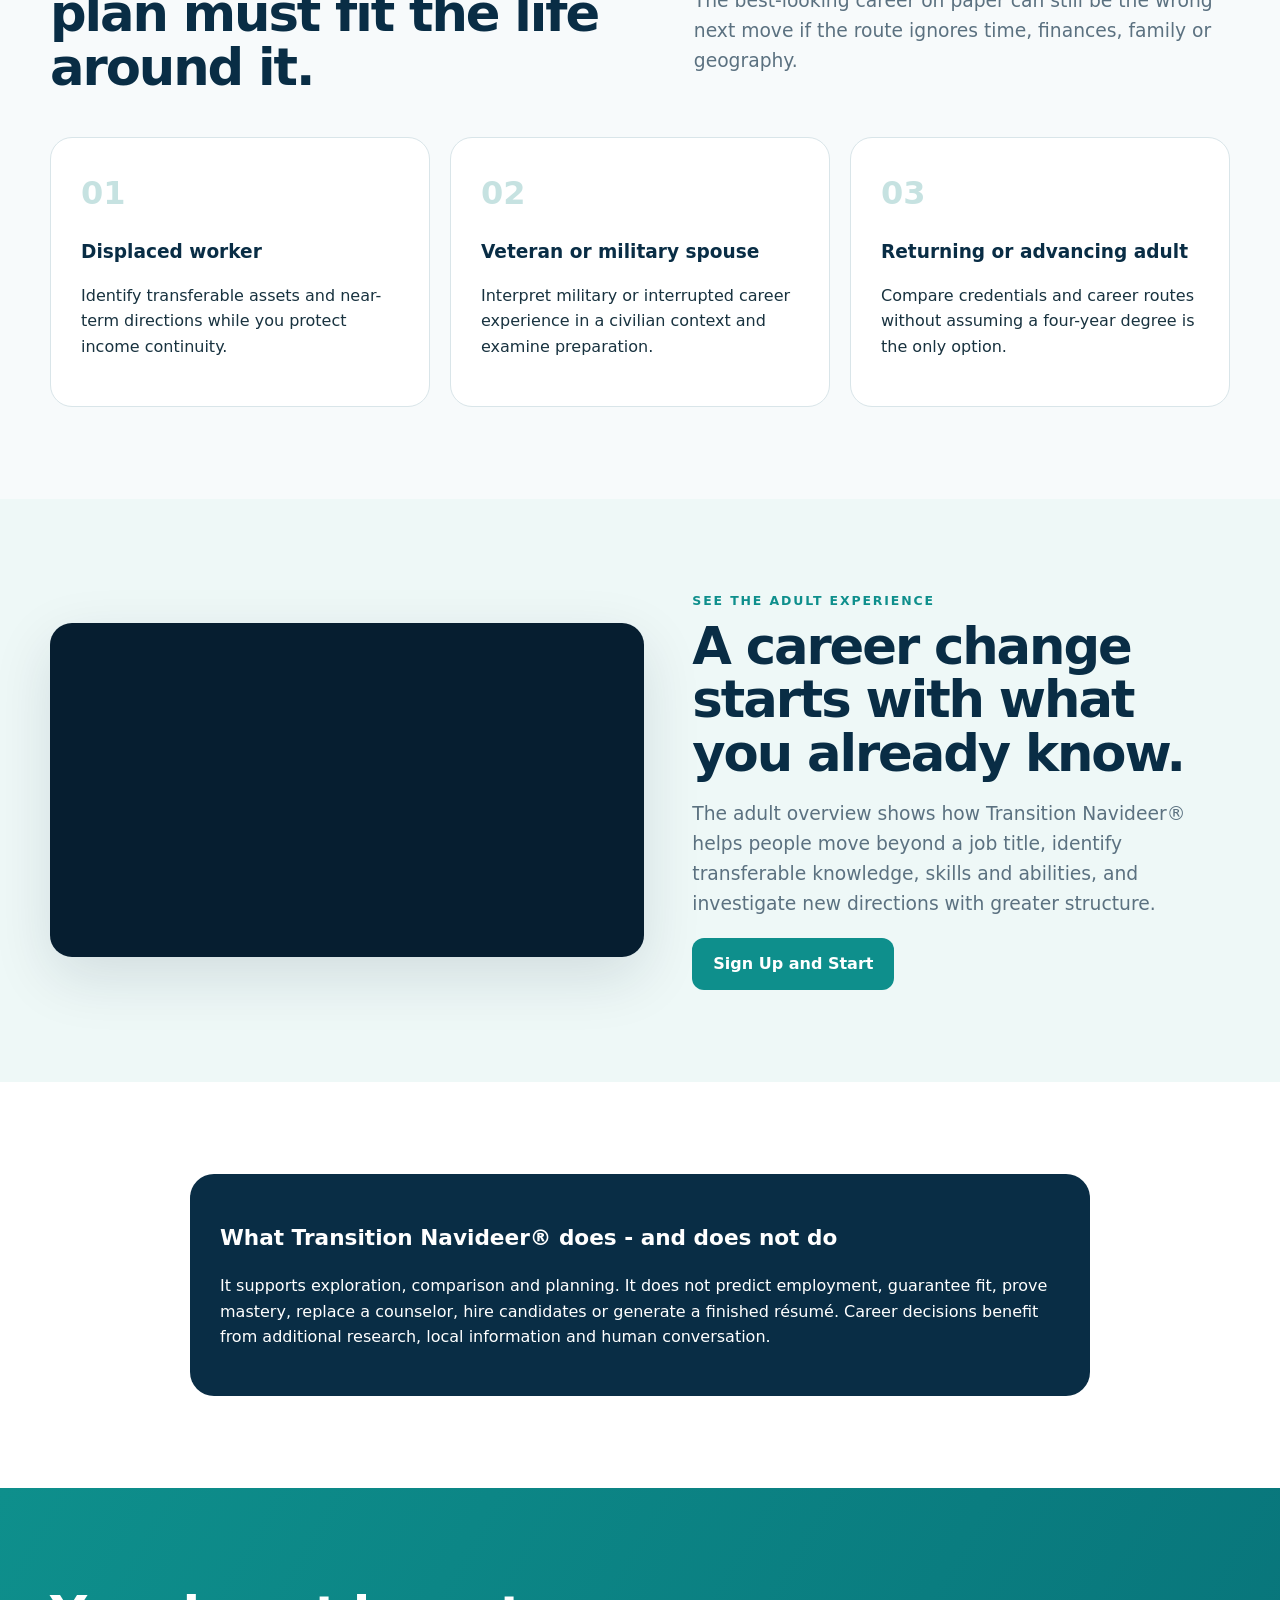
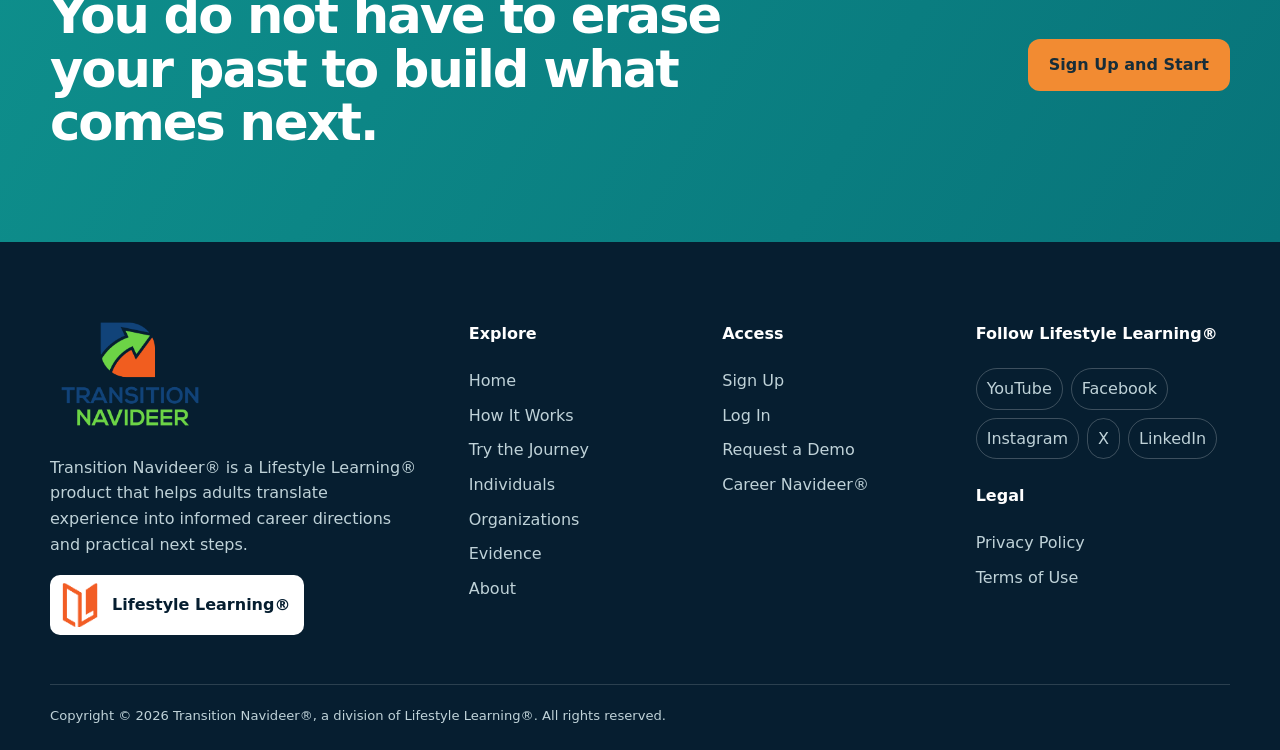
<file: individuals.html>
<!doctype html><html lang="en"><head><meta charset="utf-8"><meta name="viewport" content="width=device-width,initial-scale=1"><title>For Individuals | Transition Navideer</title><meta name="robots" content="index,follow"><link rel="icon" href="favicon.svg"><link rel="stylesheet" href="styles.css"></head><body><div class="topbar"><div class="wrap"><span>A product of <b>Lifestyle Learning®</b></span><span>Career change built around real life</span></div></div><nav class="nav"><div class="wrap navinner"><a class="brand" href="index.html"><img src="transition-navideer-logo.png" alt="Transition Navideer"></a><div class="navlinks"><a href="index.html">Home</a><a href="how-it-works.html">How It Works</a><a aria-current="page" href="individuals.html">Individuals</a><a href="organizations.html">Organizations</a><a href="evidence.html">Evidence</a><a href="insights.html">Insights</a><a href="about.html">About</a><div class="nav-auth"><a class="login-link" href="https://app.transitionnavideer.com/login">Log In</a><a class="signup-link" href="https://app.transitionnavideer.com/">Sign Up</a></div></div><button class="menu" aria-label="Open navigation">☰</button></div></nav><header class="page-hero"><div class="wrap"><div class="eyebrow" style="color:#5bd1c9">For career changers, veterans and returning adults</div><h1>You bring more than your last job title.</h1><p>See how your experience may connect to new work, what each path asks of you, and which next steps deserve your time.</p><div class="actions"><a class="btn orange" href="https://app.transitionnavideer.com/">Sign Up and Start</a><a class="btn glass" href="journey.html">Try the Preview</a></div></div></header><main><section><div class="wrap"><div class="section-head"><div><div class="eyebrow">What you can do</div><h2>Move from “I need a change” to a path you can investigate.</h2></div><p class="lead">Keep the decision connected to income, preparation, work context, family responsibilities and the life you are trying to build.</p></div><div class="content-grid"><article class="panel"><h3>Translate prior experience</h3><p>Look beyond titles to the knowledge, skills and abilities demonstrated through work, service and responsibility.</p></article><article class="panel"><h3>Discover adjacent possibilities</h3><p>Explore occupations that use similar capabilities without assuming that overlap equals qualification.</p></article><article class="panel"><h3>Compare the whole path</h3><p>Investigate tasks, tools, work context, preparation, credentials, earnings, outlook and related roles.</p></article><article class="panel"><h3>Build an action path</h3><p>Save careers, identify gaps, organize development activities and return as your understanding changes.</p></article></div></div></section><section class="situations"><div class="wrap"><div class="section-head"><div><div class="eyebrow">Built for adult realities</div><h2>A useful transition plan must fit the life around it.</h2></div><p class="lead">The best-looking career on paper can still be the wrong next move if the route ignores time, finances, family or geography.</p></div><div class="situation-grid"><article class="situation"><span>01</span><b>Displaced worker</b><p>Identify transferable assets and near-term directions while you protect income continuity.</p></article><article class="situation"><span>02</span><b>Veteran or military spouse</b><p>Interpret military or interrupted career experience in a civilian context and examine preparation.</p></article><article class="situation"><span>03</span><b>Returning or advancing adult</b><p>Compare credentials and career routes without assuming a four-year degree is the only option.</p></article></div></div></section><section><div class="wrap"><div class="limits" style="max-width:900px;margin:auto"><h3>What Transition Navideer does - and does not do</h3><p>It supports exploration, comparison and planning. It does not predict employment, guarantee fit, prove mastery, replace a counselor, hire candidates or generate a finished résumé. Career decisions benefit from additional research, local information and human conversation.</p></div></div></section></main><section class="cta"><div class="wrap cta-box"><div><h2>You do not have to erase your past to build what comes next.</h2></div><a class="btn orange" href="https://app.transitionnavideer.com/">Sign Up and Start</a></div></section><footer class="footer"><div class="wrap"><div class="legal">© 2026 Transition Navideer® • A Lifestyle Learning® product.</div></div></footer><script src="script.js"></script></body></html>
</file>
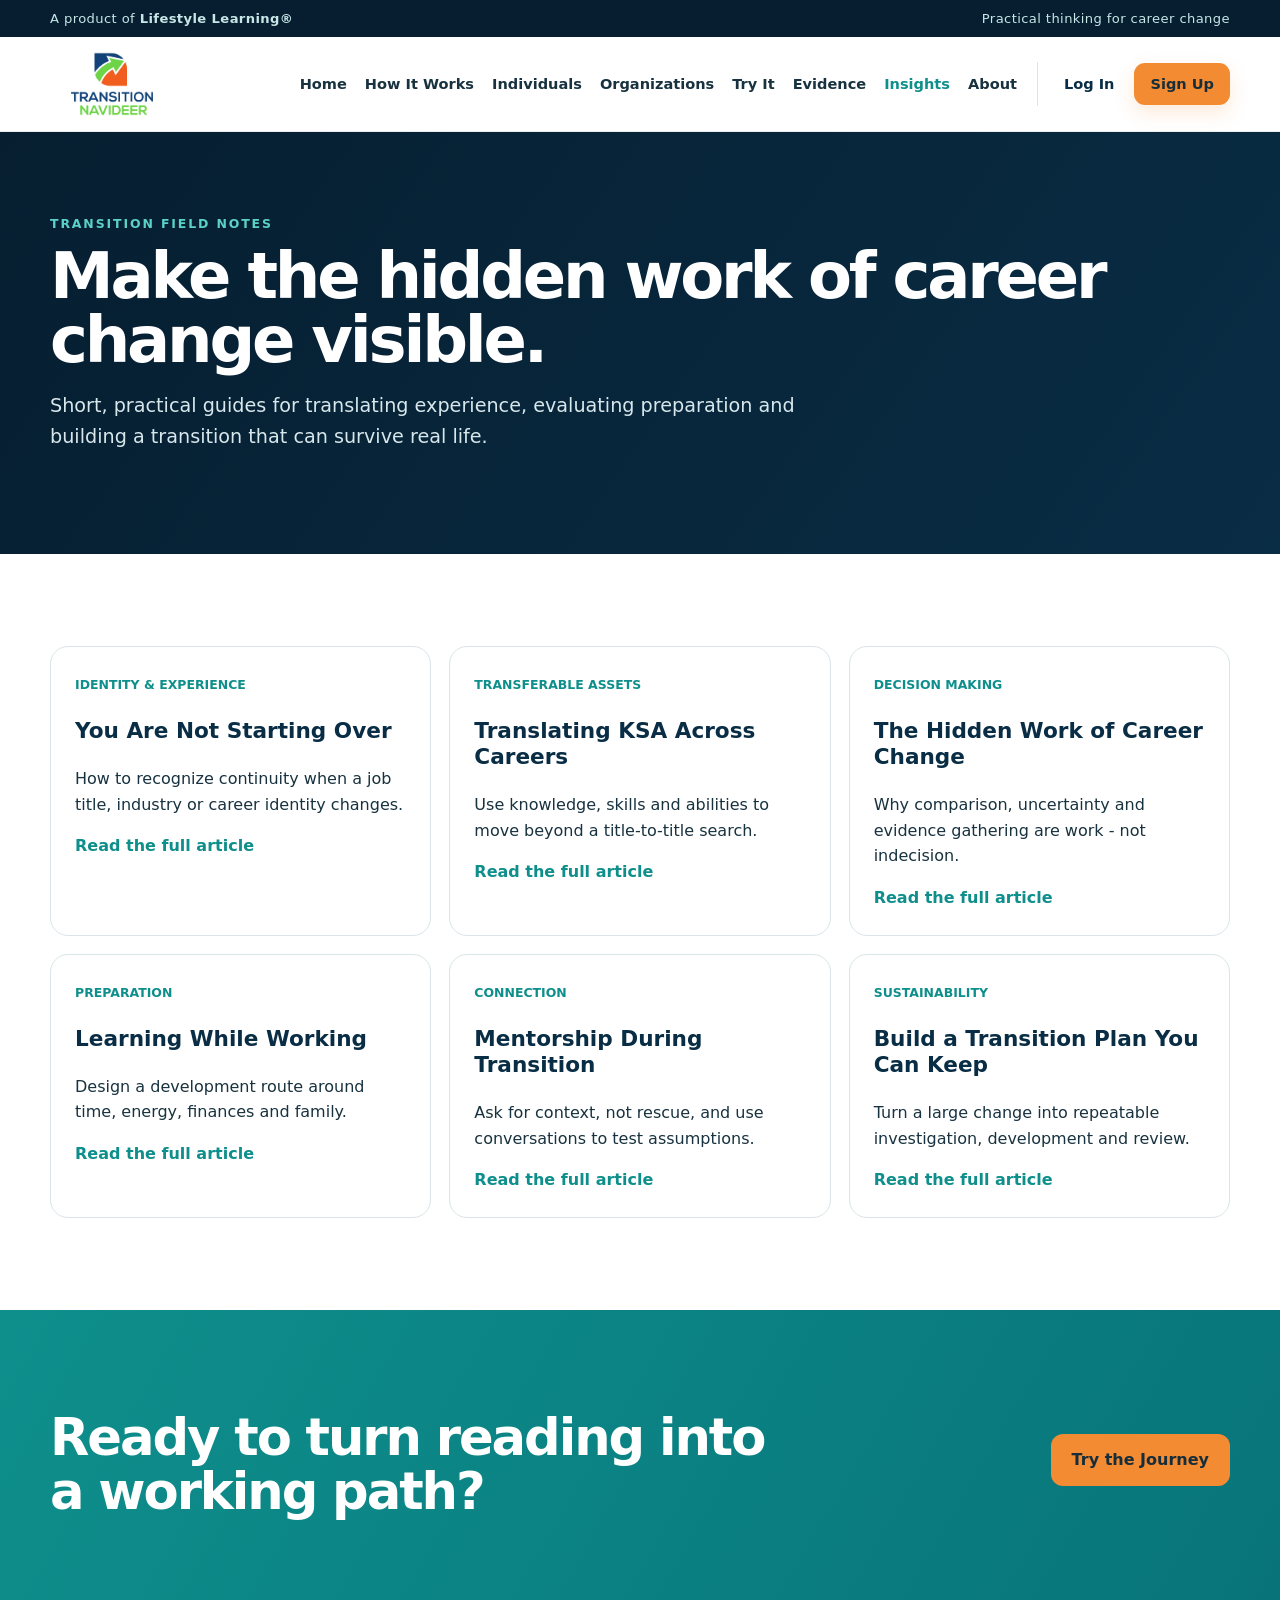
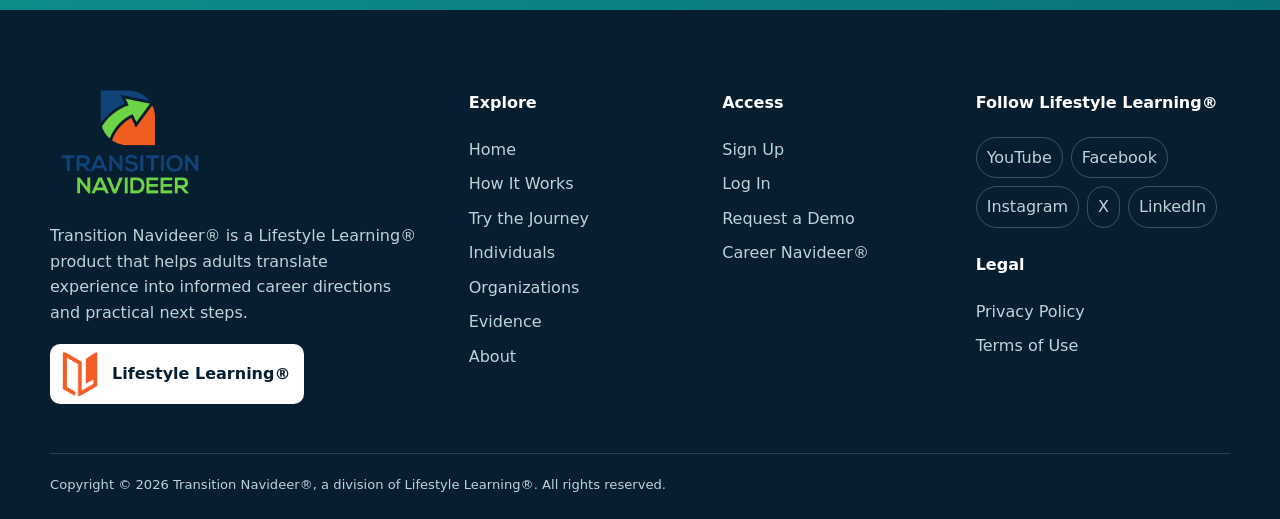
<file: insights.html>
<!doctype html><html lang="en"><head><meta charset="utf-8"><meta name="viewport" content="width=device-width,initial-scale=1"><title>Insights | Transition Navideer</title><meta name="robots" content="index,follow"><link rel="icon" href="favicon.svg"><link rel="stylesheet" href="styles.css"></head><body><div class="topbar"><div class="wrap"><span>A product of <b>Lifestyle Learning®</b></span><span>Practical thinking for career change</span></div></div><nav class="nav"><div class="wrap navinner"><a class="brand" href="index.html"><img src="transition-navideer-logo.png" alt="Transition Navideer"></a><div class="navlinks"><a href="index.html">Home</a><a href="how-it-works.html">How It Works</a><a href="individuals.html">Individuals</a><a href="organizations.html">Organizations</a><a href="evidence.html">Evidence</a><a aria-current="page" href="insights.html">Insights</a><a href="about.html">About</a><div class="nav-auth"><a class="login-link" href="https://app.transitionnavideer.com/login">Log In</a><a class="signup-link" href="https://app.transitionnavideer.com/">Sign Up</a></div></div><button class="menu" aria-label="Open navigation">☰</button></div></nav><header class="page-hero"><div class="wrap"><div class="eyebrow" style="color:#5bd1c9">Transition field notes</div><h1>Make the hidden work of career change visible.</h1><p>Short, practical guides for translating experience, evaluating preparation and building a transition that can survive real life.</p></div></header><main><section><div class="wrap"><div class="article-list"><article class="article-card"><span>IDENTITY & EXPERIENCE</span><h3>You Are Not Starting Over</h3><p>How to recognize continuity when a job title, industry or career identity changes.</p><a href="article.html#starting-over">Read the full article</a></article><article class="article-card"><span>TRANSFERABLE ASSETS</span><h3>Translating KSA Across Careers</h3><p>Use knowledge, skills and abilities to move beyond a title-to-title search.</p><a href="article.html#ksa">Read the full article</a></article><article class="article-card"><span>DECISION MAKING</span><h3>The Hidden Work of Career Change</h3><p>Why comparison, uncertainty and evidence gathering are work - not indecision.</p><a href="article.html#hidden-work">Read the full article</a></article><article class="article-card"><span>PREPARATION</span><h3>Learning While Working</h3><p>Design a development route around time, energy, finances and family.</p><a href="article.html#learning">Read the full article</a></article><article class="article-card"><span>CONNECTION</span><h3>Mentorship During Transition</h3><p>Ask for context, not rescue, and use conversations to test assumptions.</p><a href="article.html#mentorship">Read the full article</a></article><article class="article-card"><span>SUSTAINABILITY</span><h3>Build a Transition Plan You Can Keep</h3><p>Turn a large change into repeatable investigation, development and review.</p><a href="article.html#sustainable">Read the full article</a></article></div></div></section></main><section class="cta"><div class="wrap cta-box"><div><h2>Ready to turn reading into a working path?</h2></div><a class="btn orange" href="journey.html">Try the Journey</a></div></section><footer class="footer"><div class="wrap"><div class="legal">© 2026 Transition Navideer® • A Lifestyle Learning® product.</div></div></footer><script src="script.js"></script></body></html>
</file>
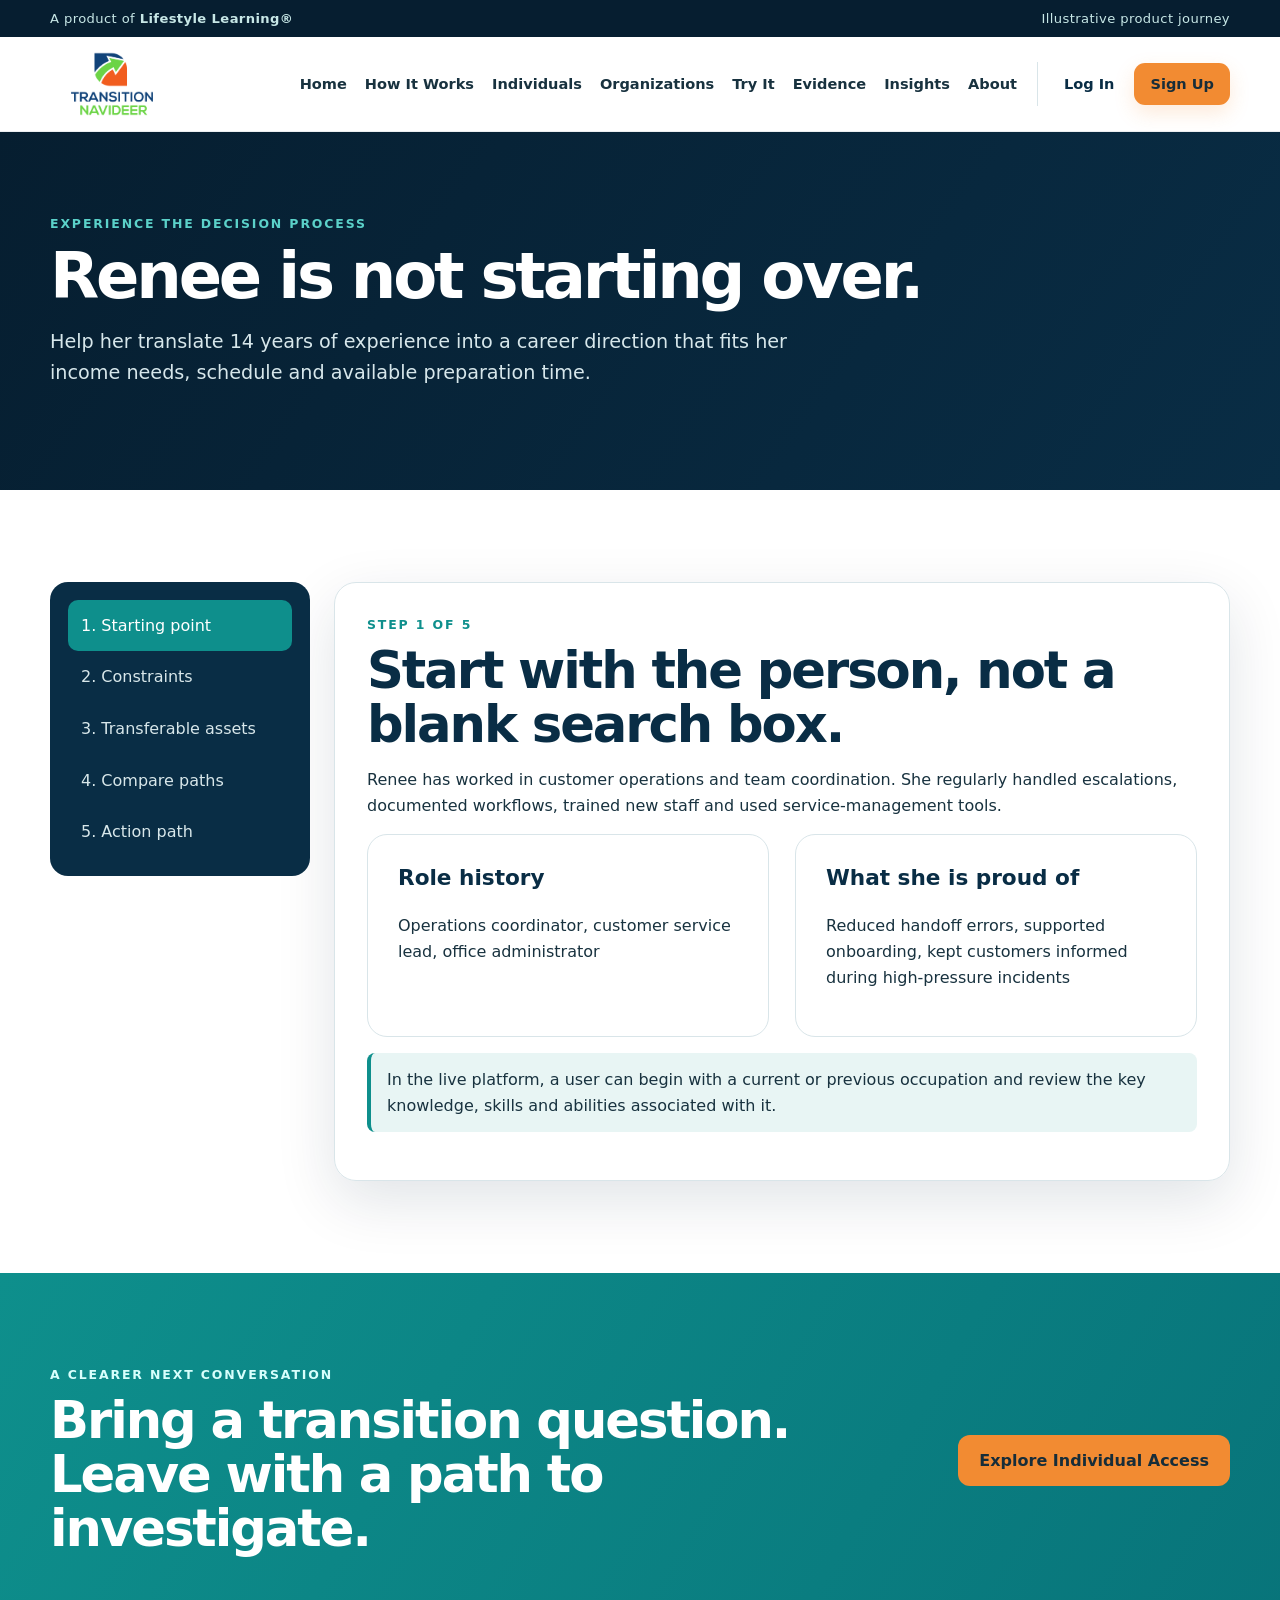
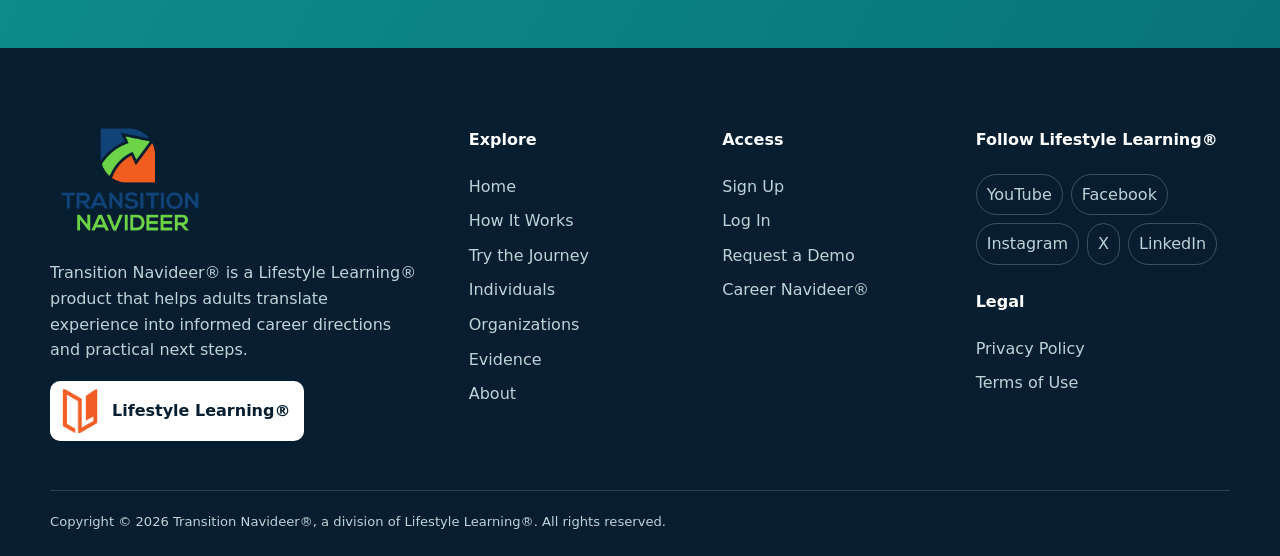
<file: journey.html>
<!doctype html><html lang="en"><head><meta charset="utf-8"><meta name="viewport" content="width=device-width,initial-scale=1"><title>Experience a Transition | Transition Navideer</title><meta name="robots" content="index,follow"><link rel="icon" href="favicon.svg"><link rel="stylesheet" href="styles.css"></head><body><div class="topbar"><div class="wrap"><span>A product of <b>Lifestyle Learning®</b></span><span>Illustrative product journey</span></div></div><nav class="nav"><div class="wrap navinner"><a class="brand" href="index.html"><img src="transition-navideer-logo.png" alt="Transition Navideer"></a><div class="navlinks"><a href="index.html">Home</a><a href="how-it-works.html">How It Works</a><a href="individuals.html">Individuals</a><a href="organizations.html">Organizations</a><a href="evidence.html">Evidence</a><a href="insights.html">Insights</a><a href="about.html">About</a><div class="nav-auth"><a class="login-link" href="https://app.transitionnavideer.com/login">Log In</a><a class="signup-link" href="https://app.transitionnavideer.com/">Sign Up</a></div></div><button class="menu" aria-label="Open navigation">☰</button></div></nav><header class="page-hero"><div class="wrap"><div class="eyebrow" style="color:#5bd1c9">Experience the decision process</div><h1>Renee is not starting over.</h1><p>Help her translate 14 years of experience into a career direction that fits her income needs, schedule and available preparation time.</p></div></header><main><section><div class="wrap demo-layout"><nav class="demo-nav" aria-label="Journey steps"><button class="active" data-demo-step>1. Starting point</button><button data-demo-step>2. Constraints</button><button data-demo-step>3. Transferable assets</button><button data-demo-step>4. Compare paths</button><button data-demo-step>5. Action path</button></nav><div>
<article class="demo-screen" data-demo-screen><div class="eyebrow">Step 1 of 5</div><h2>Start with the person, not a blank search box.</h2><p>Renee has worked in customer operations and team coordination. She regularly handled escalations, documented workflows, trained new staff and used service-management tools.</p><div class="content-grid"><div class="panel"><h3>Role history</h3><p>Operations coordinator, customer service lead, office administrator</p></div><div class="panel"><h3>What she is proud of</h3><p>Reduced handoff errors, supported onboarding, kept customers informed during high-pressure incidents</p></div></div><p class="notice">In the live platform, a user can begin with a current or previous occupation and review the key knowledge, skills and abilities associated with it.</p></article>
<article class="demo-screen" data-demo-screen hidden><div class="eyebrow">Step 2 of 5</div><h2>What must the next move respect?</h2><p>Choose the strongest constraint. Your choice changes the way the comparison should be discussed.</p><div class="choice-grid"><button class="choice selected"><b>Income continuity</b><br>Renee cannot pause work for full-time study.</button><button class="choice"><b>Weekday schedule</b><br>Predictable evenings matter for caregiving.</button><button class="choice"><b>Training runway</b><br>She can commit 6-12 months to focused preparation.</button></div><h3>Supplemental questions add context</h3><p>Desired income, education willingness, schedule, location, work values, preferred activities, caregiving constraints and transition urgency can turn a generic match into a more useful investigation.</p></article>
<article class="demo-screen" data-demo-screen hidden><div class="eyebrow">Step 3 of 5</div><h2>Translate what Renee already brings.</h2><div class="content-grid"><div class="panel"><h3>Knowledge</h3><p>Customer operations, workflow documentation, service processes</p></div><div class="panel"><h3>Abilities</h3><p>Oral comprehension, problem sensitivity, inductive reasoning</p></div><div class="panel"><h3>Skills</h3><p>Active listening, coordination, instructing, monitoring</p></div><div class="panel"><h3>Evidence to collect</h3><p>Onboarding guides, process improvements, training outcomes, escalation records</p></div></div><p class="notice">Self-rating supports reflection. It does not establish mastery, qualification or professional readiness.</p></article>
<article class="demo-screen comparison" data-demo-screen hidden><div class="eyebrow">Step 4 of 5</div><h2>Compare more than titles.</h2><table><thead><tr><th>Decision lens</th><th>Training & Development</th><th>Project Management</th><th>Health Information</th></tr></thead><tbody><tr><th>Transferable overlap</th><td>High</td><td>High</td><td>Moderate</td></tr><tr><th>Important difference</th><td>Facilitation and learning design</td><td>Formal project methods</td><td>Clinical terminology and privacy rules</td></tr><tr><th>Preparation to investigate</th><td>Portfolio or certificate</td><td>Project credential</td><td>Role-specific program</td></tr><tr><th>Schedule fit</th><td>Often predictable</td><td>Deadline dependent</td><td>Varies by setting</td></tr><tr><th>Best next question</th><td>Could current training work become evidence?</td><td>Which projects can Renee document?</td><td>Is a credential required locally?</td></tr></tbody></table><p><small>Illustrative comparison. Actual occupation information and requirements vary by source, geography and employer.</small></p></article>
<article class="demo-screen" data-demo-screen hidden><div class="eyebrow">Step 5 of 5</div><h2>Turn insight into My Career Path.</h2><div class="content-grid"><div class="panel"><h3>Decide</h3><p>Keep Training & Development and Project Management as active targets.</p></div><div class="panel"><h3>Develop</h3><p>Investigate one short credential and assemble evidence of facilitation and coordination.</p></div><div class="panel"><h3>Connect</h3><p>Schedule informational interviews with two people in adjacent roles.</p></div><div class="panel"><h3>Sustain</h3><p>Protect two weekly planning blocks and review the path after 30 days.</p></div></div><div class="actions"><button class="btn primary" data-save>Save This Session</button><a class="btn outline" href="https://app.transitionnavideer.com/">Open the Live Platform</a></div><p><small>The preview demonstrates the decision flow. It does not save personal information or submit data.</small></p></article>
</div></div></section></main><section class="cta"><div class="wrap cta-box"><div><div class="eyebrow" style="color:#d7fffc">A clearer next conversation</div><h2>Bring a transition question. Leave with a path to investigate.</h2></div><a class="btn orange" href="individuals.html">Explore Individual Access</a></div></section><footer class="footer"><div class="wrap"><div class="legal">© 2026 Transition Navideer® • A Lifestyle Learning® product. • Renee is an illustrative composite case.</div></div></footer><script src="script.js"></script></body></html>
</file>
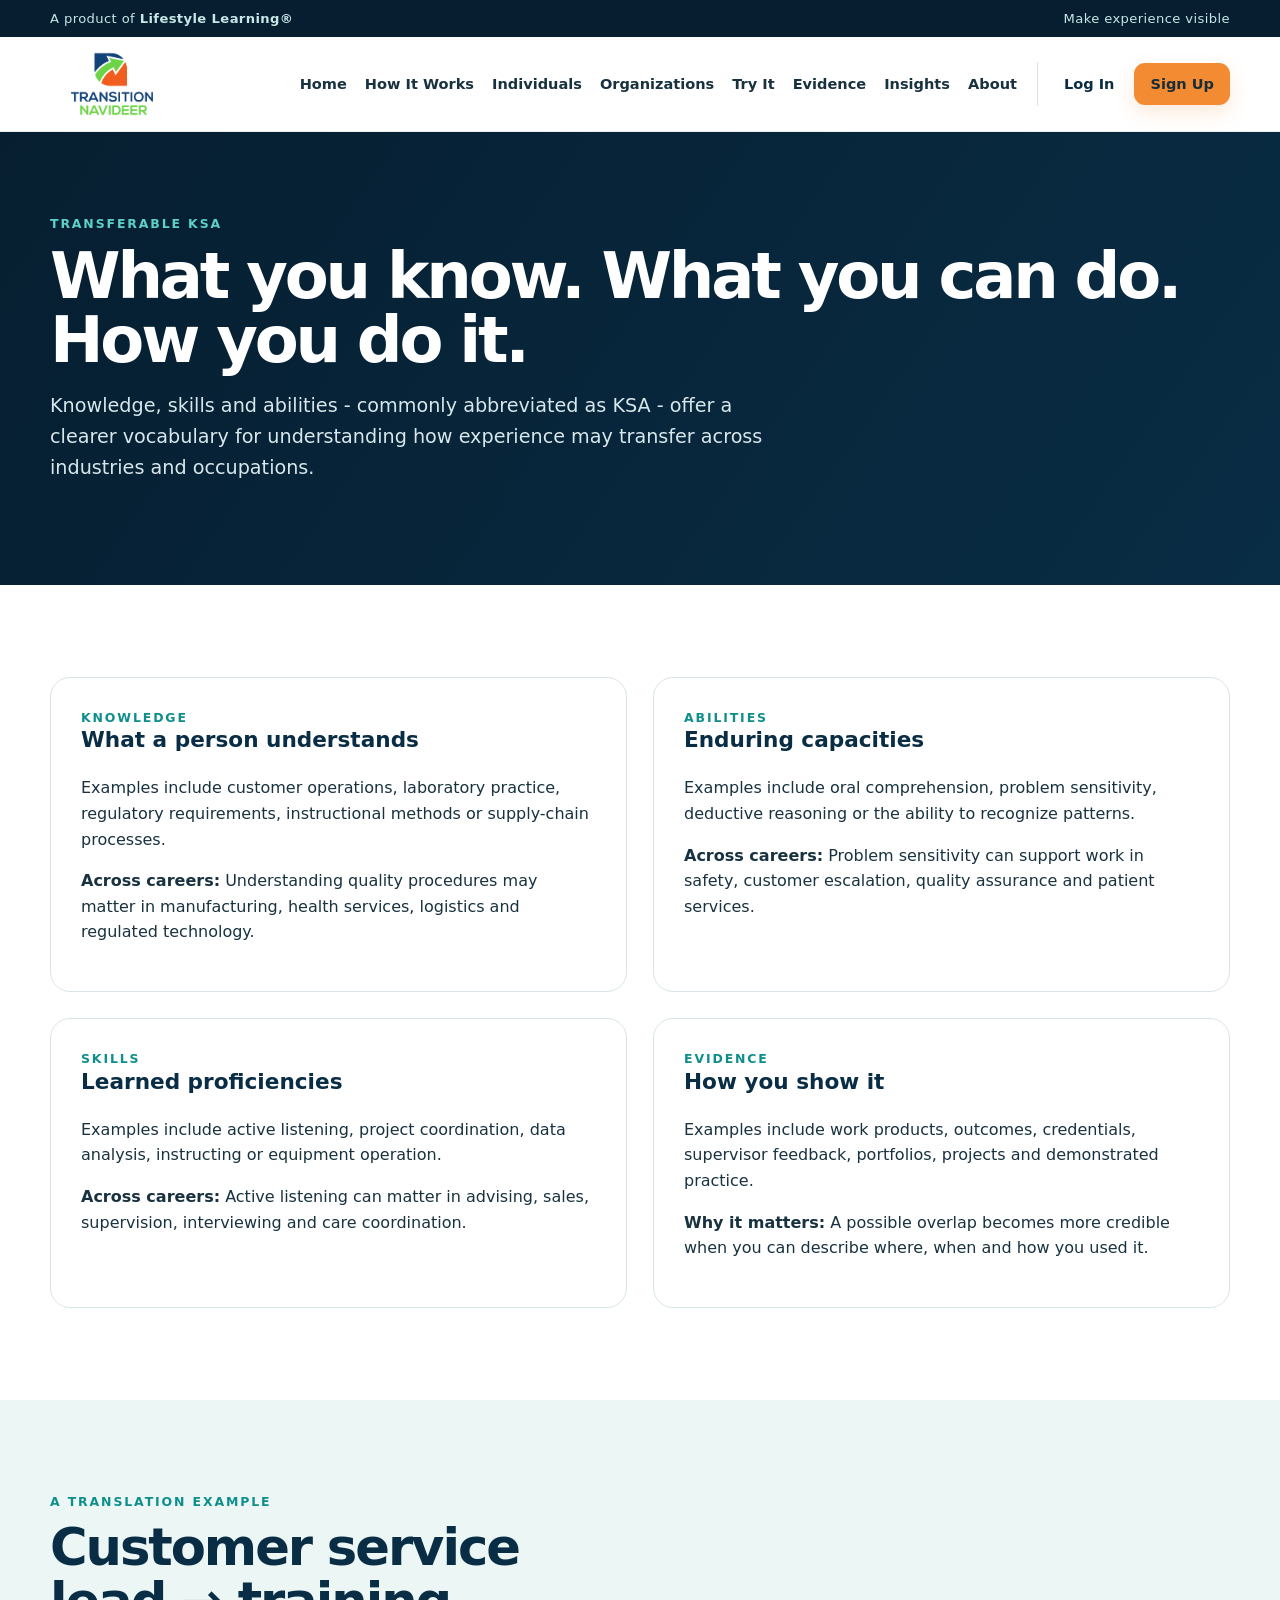
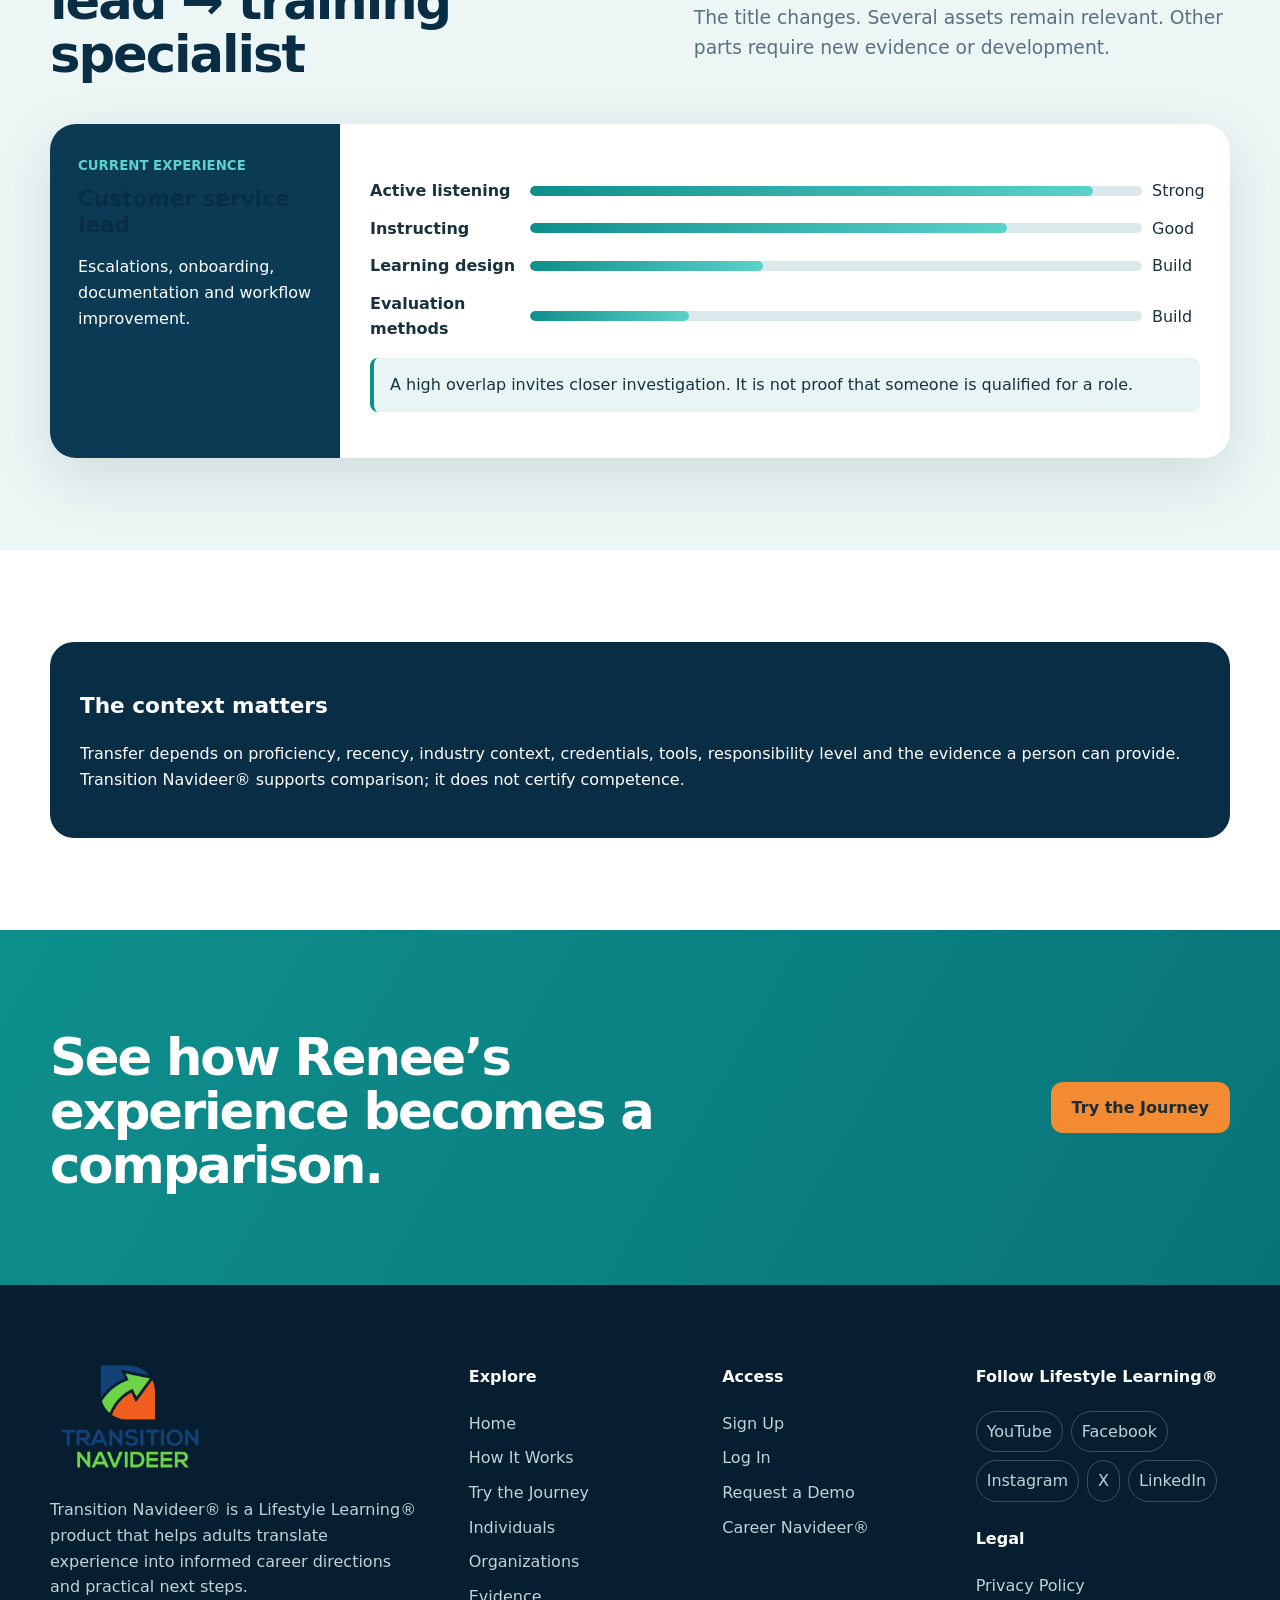
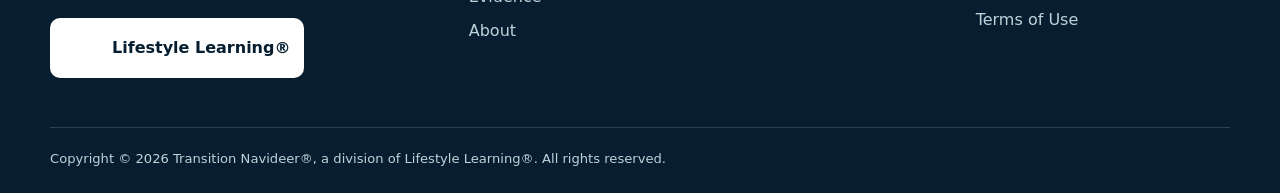
<file: kas.html>
<!doctype html>
<html lang="en">
<head>
  <meta charset="utf-8">
  <meta name="viewport" content="width=device-width,initial-scale=1">
  <meta http-equiv="refresh" content="0; url=ksa.html">
  <link rel="canonical" href="ksa.html">
  <title>Transferable KSA | Transition Navideer</title>
</head>
<body>
  <p>This page has moved to .</p>
</body>
</html>
</file>
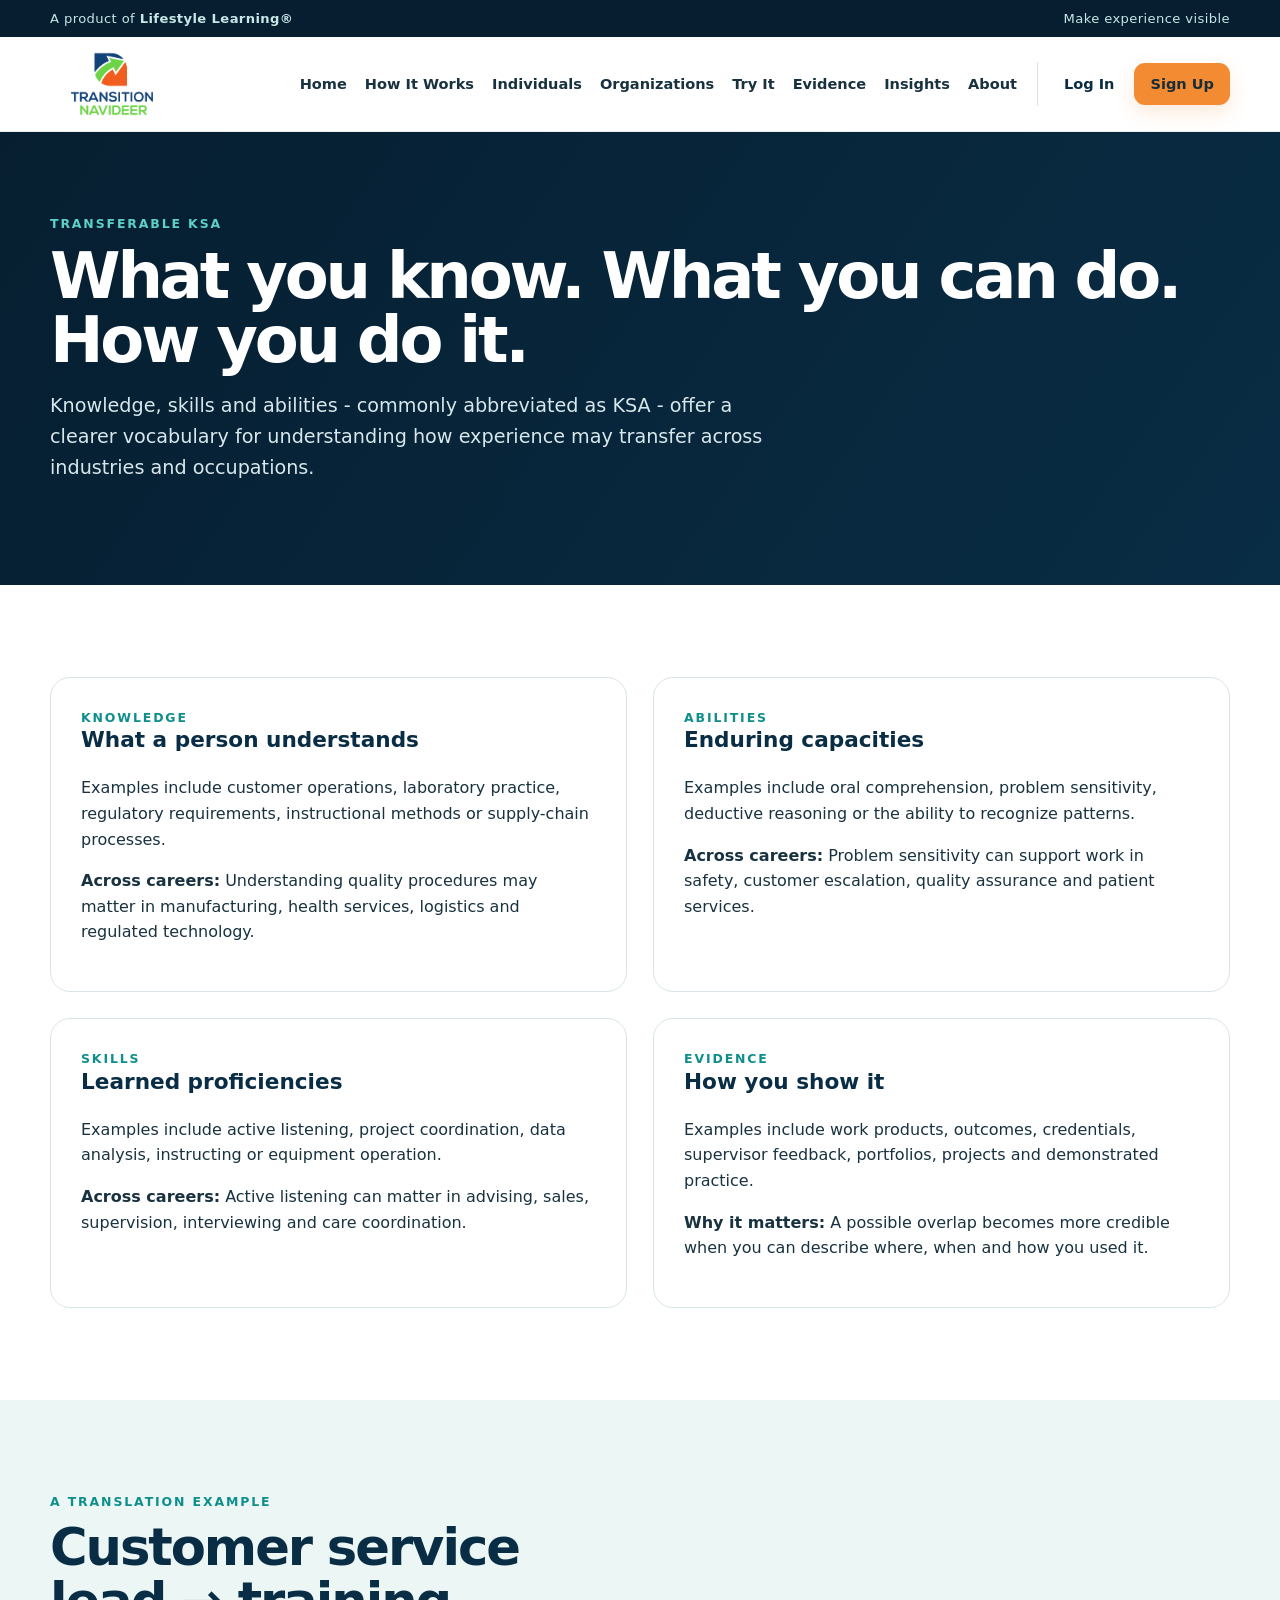
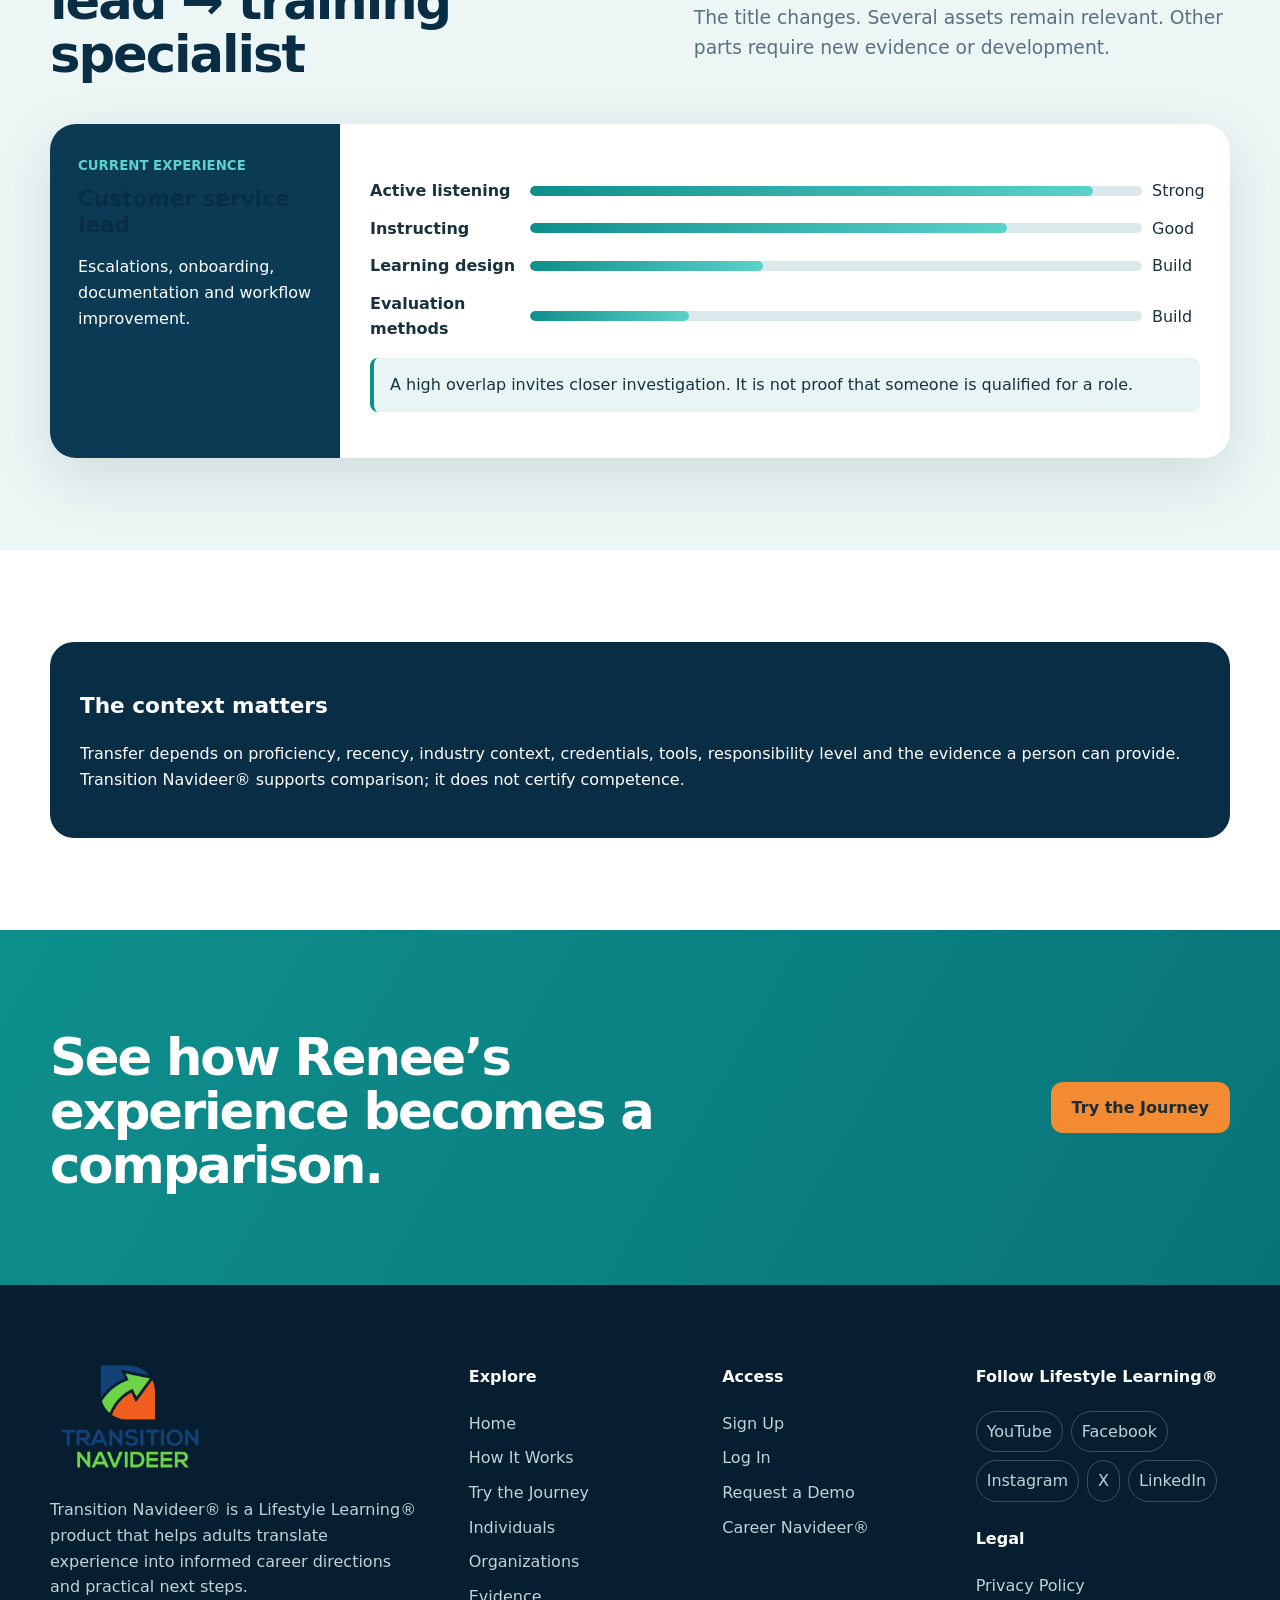
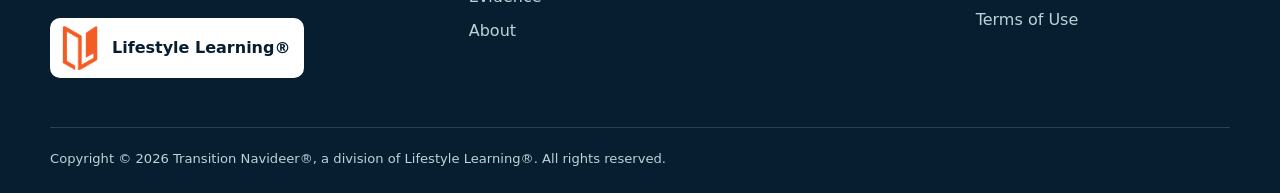
<file: ksa.html>
<!doctype html><html lang="en"><head><meta charset="utf-8"><meta name="viewport" content="width=device-width,initial-scale=1"><title>Transferable Knowledge, Skills and Abilities | Transition Navideer</title><meta name="robots" content="index,follow"><link rel="icon" href="favicon.svg"><link rel="stylesheet" href="styles.css"></head><body><div class="topbar"><div class="wrap"><span>A product of <b>Lifestyle Learning®</b></span><span>Make experience visible</span></div></div><nav class="nav"><div class="wrap navinner"><a class="brand" href="index.html"><img src="transition-navideer-logo.png" alt="Transition Navideer"></a><div class="navlinks"><a href="index.html">Home</a><a href="how-it-works.html">How It Works</a><a href="individuals.html">Individuals</a><a href="organizations.html">Organizations</a><a href="evidence.html">Evidence</a><a href="insights.html">Insights</a><a href="about.html">About</a><div class="nav-auth"><a class="login-link" href="https://app.transitionnavideer.com/login">Log In</a><a class="signup-link" href="https://app.transitionnavideer.com/">Sign Up</a></div></div><button class="menu" aria-label="Open navigation">☰</button></div></nav><header class="page-hero"><div class="wrap"><div class="eyebrow" style="color:#5bd1c9">Transferable KSA</div><h1>What you know. What you can do. How you do it.</h1><p>Knowledge, skills and abilities—commonly abbreviated as KSA—offer a clearer vocabulary for understanding how experience may transfer across industries and occupations.</p></div></header><main><section><div class="wrap"><div class="content-grid"><article class="panel"><div class="eyebrow">Knowledge</div><h3>What a person understands</h3><p>Examples include customer operations, laboratory practice, regulatory requirements, instructional methods or supply-chain processes.</p><p><b>Across careers:</b> Understanding quality procedures may matter in manufacturing, health services, logistics and regulated technology.</p></article><article class="panel"><div class="eyebrow">Abilities</div><h3>Enduring capacities</h3><p>Examples include oral comprehension, problem sensitivity, deductive reasoning or the ability to recognize patterns.</p><p><b>Across careers:</b> Problem sensitivity can support work in safety, customer escalation, quality assurance and patient services.</p></article><article class="panel"><div class="eyebrow">Skills</div><h3>Learned proficiencies</h3><p>Examples include active listening, project coordination, data analysis, instructing or equipment operation.</p><p><b>Across careers:</b> Active listening can matter in advising, sales, supervision, interviewing and care coordination.</p></article><article class="panel"><div class="eyebrow">Evidence</div><h3>How you show it</h3><p>Examples include work products, outcomes, credentials, supervisor feedback, portfolios, projects and demonstrated practice.</p><p><b>Why it matters:</b> A possible overlap becomes more credible when you can describe where, when and how you used it.</p></article></div></div></section><section class="journey-band"><div class="wrap"><div class="section-head"><div><div class="eyebrow">A translation example</div><h2>Customer service lead → training specialist</h2></div><p class="lead">The title changes. Several assets remain relevant. Other parts require new evidence or development.</p></div><div class="product-shell"><aside class="product-side"><small>CURRENT EXPERIENCE</small><h3>Customer service lead</h3><p>Escalations, onboarding, documentation and workflow improvement.</p></aside><div class="product-main"><div class="ksa-bars"><div class="bar"><b>Active listening</b><div class="track"><div class="fill" style="width:92%"></div></div><span>Strong</span></div><div class="bar"><b>Instructing</b><div class="track"><div class="fill" style="width:78%"></div></div><span>Good</span></div><div class="bar"><b>Learning design</b><div class="track"><div class="fill" style="width:38%"></div></div><span>Build</span></div><div class="bar"><b>Evaluation methods</b><div class="track"><div class="fill" style="width:26%"></div></div><span>Build</span></div></div><p class="notice">A high overlap invites closer investigation. It is not proof that someone is qualified for a role.</p></div></div></div></section><section><div class="wrap"><div class="limits"><h3>The context matters</h3><p>Transfer depends on proficiency, recency, industry context, credentials, tools, responsibility level and the evidence a person can provide. Transition Navideer supports comparison; it does not certify competence.</p></div></div></section></main><section class="cta"><div class="wrap cta-box"><div><h2>See how Renee’s experience becomes a comparison.</h2></div><a class="btn orange" href="journey.html">Try the Journey</a></div></section><footer class="footer"><div class="wrap"><div class="legal">© 2026 Transition Navideer® • A Lifestyle Learning® product.</div></div></footer><script src="script.js"></script></body></html>
</file>
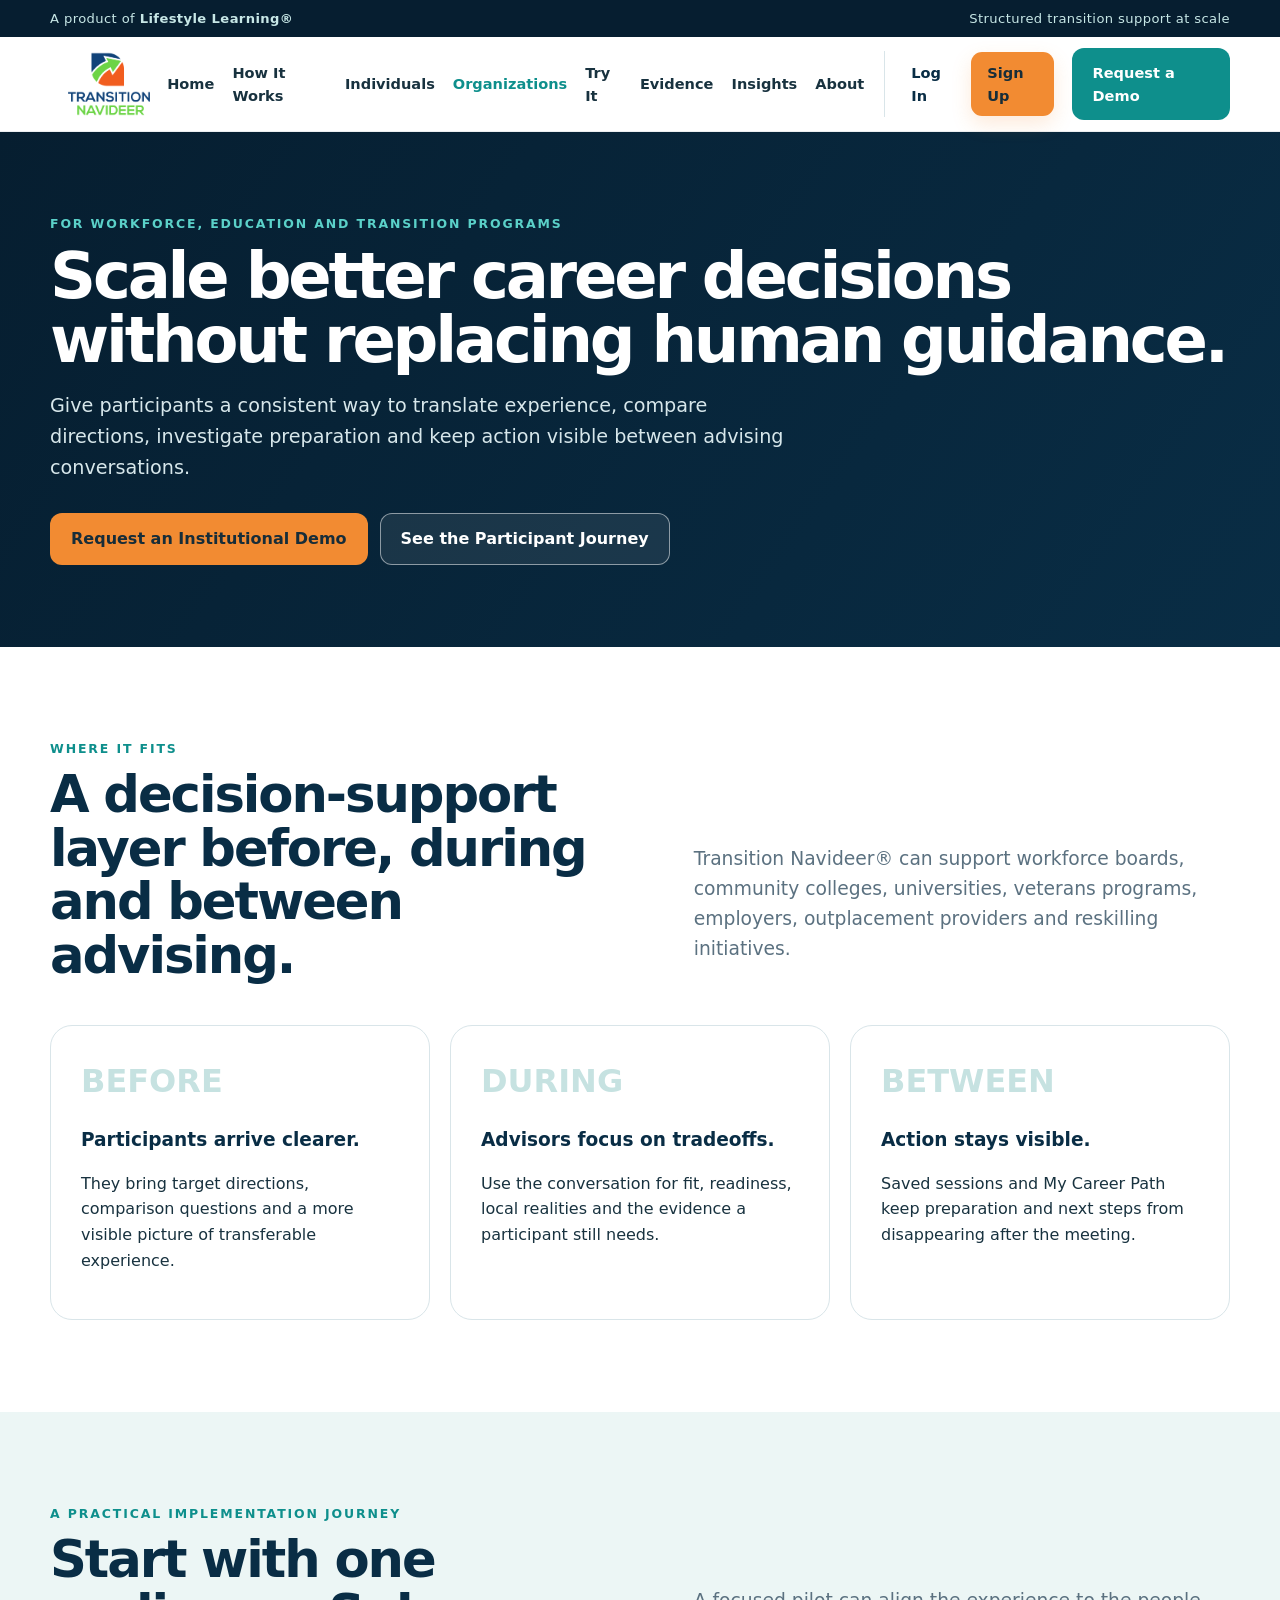
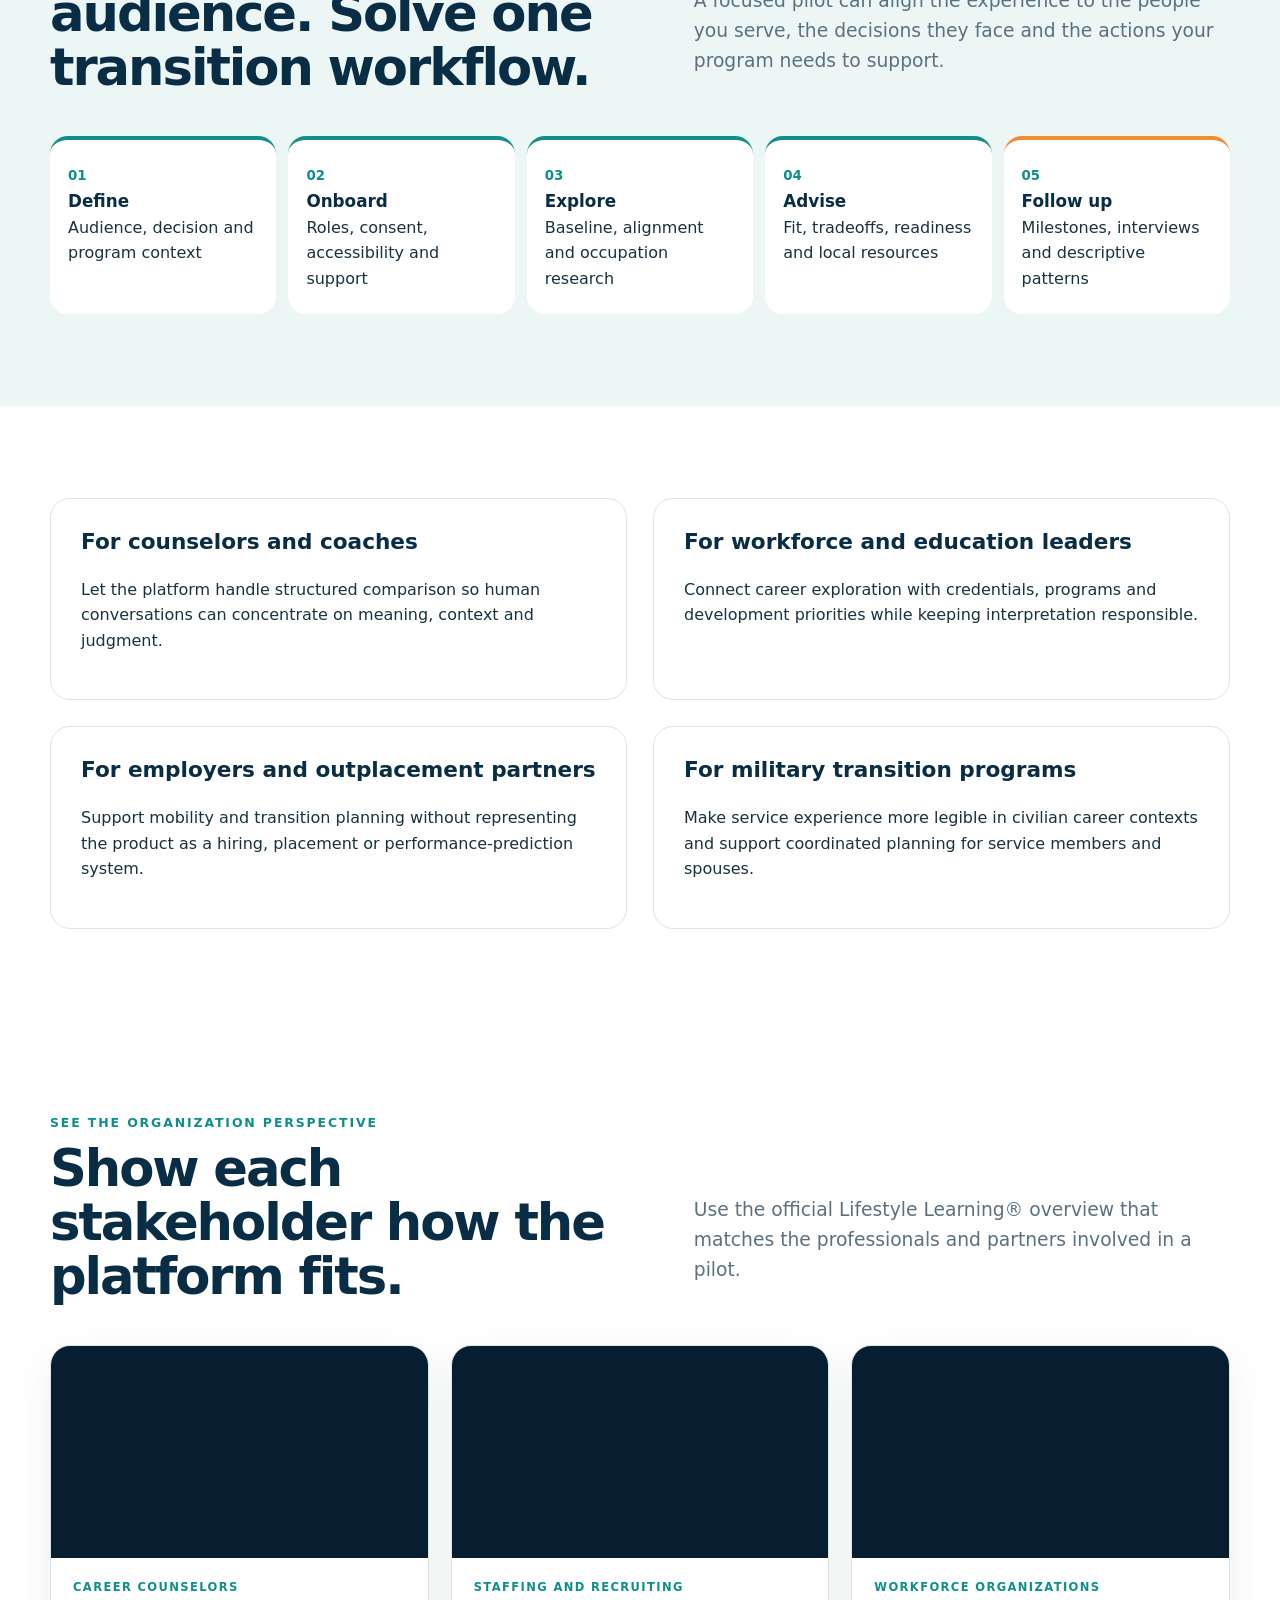
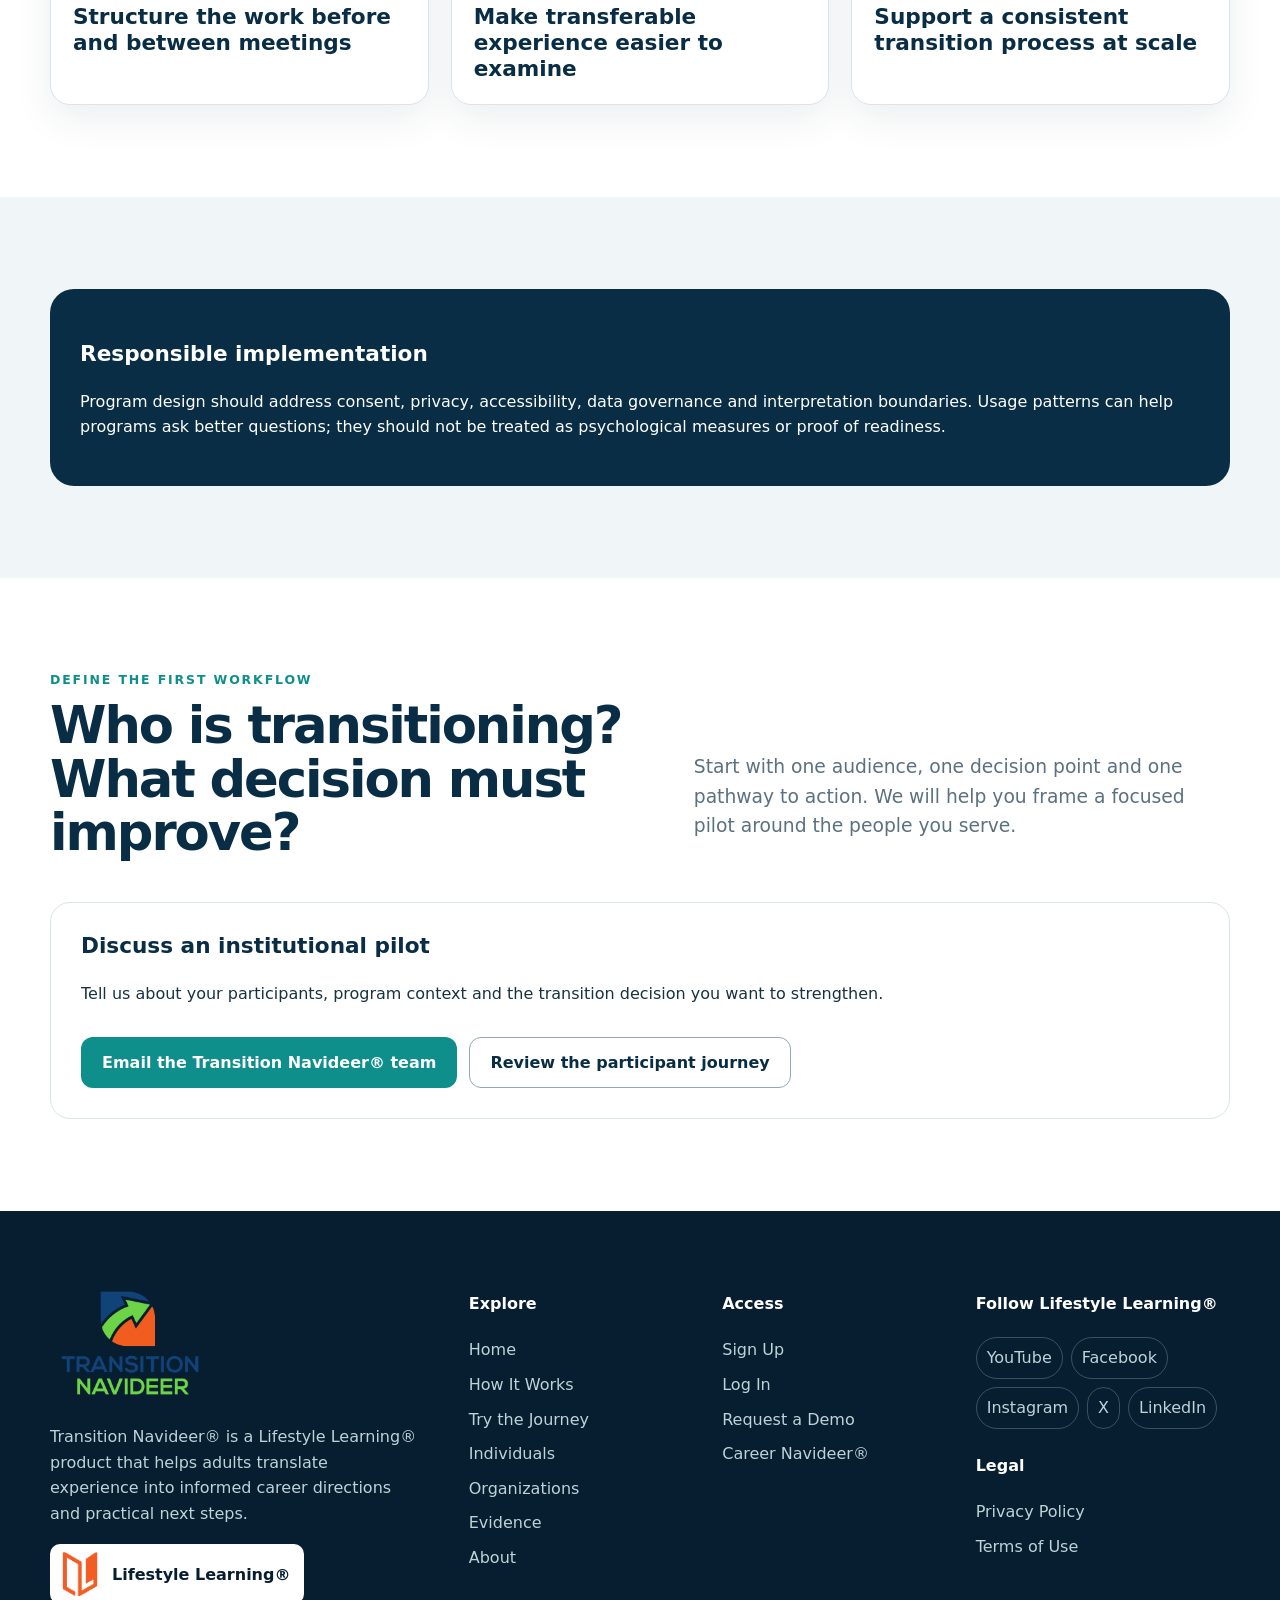
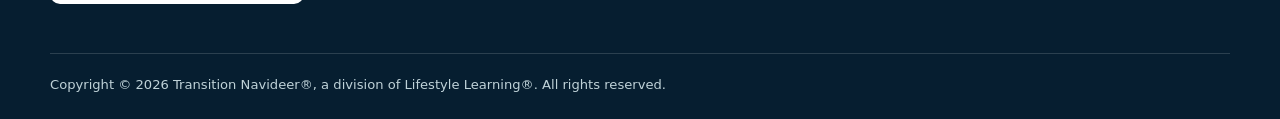
<file: organizations.html>
<!doctype html><html lang="en"><head><meta charset="utf-8"><meta name="viewport" content="width=device-width,initial-scale=1"><title>For Organizations | Transition Navideer</title><meta name="robots" content="index,follow"><link rel="icon" href="favicon.svg"><link rel="stylesheet" href="styles.css"></head><body><div class="topbar"><div class="wrap"><span>A product of <b>Lifestyle Learning®</b></span><span>Structured transition support at scale</span></div></div><nav class="nav"><div class="wrap navinner"><a class="brand" href="index.html"><img src="transition-navideer-logo.png" alt="Transition Navideer"></a><div class="navlinks"><a href="index.html">Home</a><a href="how-it-works.html">How It Works</a><a href="individuals.html">Individuals</a><a aria-current="page" href="organizations.html">Organizations</a><a href="evidence.html">Evidence</a><a href="insights.html">Insights</a><a href="about.html">About</a><div class="nav-auth"><a class="login-link" href="https://app.transitionnavideer.com/login">Log In</a><a class="signup-link" href="https://app.transitionnavideer.com/">Sign Up</a></div><a class="btn primary" href="#demo">Request a Demo</a></div><button class="menu" aria-label="Open navigation">☰</button></div></nav><header class="page-hero"><div class="wrap"><div class="eyebrow" style="color:#5bd1c9">For workforce, education and transition programs</div><h1>Scale better career decisions without replacing human guidance.</h1><p>Give participants a consistent way to translate experience, compare directions, investigate preparation and keep action visible between advising conversations.</p><div class="actions"><a class="btn orange" href="#demo">Request an Institutional Demo</a><a class="btn glass" href="journey.html">See the Participant Journey</a></div></div></header><main><section><div class="wrap"><div class="section-head"><div><div class="eyebrow">Where it fits</div><h2>A decision-support layer before, during and between advising.</h2></div><p class="lead">Transition Navideer can support workforce boards, community colleges, universities, veterans programs, employers, outplacement providers and reskilling initiatives.</p></div><div class="situation-grid"><article class="situation"><span>BEFORE</span><b>Participants arrive clearer.</b><p>They bring target directions, comparison questions and a more visible picture of transferable experience.</p></article><article class="situation"><span>DURING</span><b>Advisors focus on tradeoffs.</b><p>Use the conversation for fit, readiness, local realities and the evidence a participant still needs.</p></article><article class="situation"><span>BETWEEN</span><b>Action stays visible.</b><p>Saved sessions and My Career Path keep preparation and next steps from disappearing after the meeting.</p></article></div></div></section><section class="journey-band"><div class="wrap"><div class="section-head"><div><div class="eyebrow">A practical implementation journey</div><h2>Start with one audience. Solve one transition workflow.</h2></div><p class="lead">A focused pilot can align the experience to the people you serve, the decisions they face and the actions your program needs to support.</p></div><div class="five-steps"><div class="five-step"><small>01</small><b>Define</b><span>Audience, decision and program context</span></div><div class="five-step"><small>02</small><b>Onboard</b><span>Roles, consent, accessibility and support</span></div><div class="five-step"><small>03</small><b>Explore</b><span>Baseline, alignment and occupation research</span></div><div class="five-step"><small>04</small><b>Advise</b><span>Fit, tradeoffs, readiness and local resources</span></div><div class="five-step"><small>05</small><b>Follow up</b><span>Milestones, interviews and descriptive patterns</span></div></div></div></section><section><div class="wrap"><div class="content-grid"><article class="panel"><h3>For counselors and coaches</h3><p>Let the platform handle structured comparison so human conversations can concentrate on meaning, context and judgment.</p></article><article class="panel"><h3>For workforce and education leaders</h3><p>Connect career exploration with credentials, programs and development priorities while keeping interpretation responsible.</p></article><article class="panel"><h3>For employers and outplacement partners</h3><p>Support mobility and transition planning without representing the product as a hiring, placement or performance-prediction system.</p></article><article class="panel"><h3>For military transition programs</h3><p>Make service experience more legible in civilian career contexts and support coordinated planning for service members and spouses.</p></article></div></div></section><section class="evidence"><div class="wrap"><div class="limits"><h3>Responsible implementation</h3><p>Program design should address consent, privacy, accessibility, data governance and interpretation boundaries. Usage patterns can help programs ask better questions; they should not be treated as psychological measures or proof of readiness.</p></div></div></section><section id="demo"><div class="wrap"><div class="section-head"><div><div class="eyebrow">Define the first workflow</div><h2>Who is transitioning? What decision must improve?</h2></div><p class="lead">Start with one audience, one decision point and one pathway to action. We will help you frame a focused pilot around the people you serve.</p></div><div class="panel"><h3>Discuss an institutional pilot</h3><p>Tell us about your participants, program context and the transition decision you want to strengthen.</p><div class="actions"><a class="btn primary" href="mailto:info.com?subject=Transition%20Navideer%20institutional%20pilot">Email the Transition Navideer team</a><a class="btn outline" href="journey.html">Review the participant journey</a></div></div></div></section></main><footer class="footer"><div class="wrap"><div class="legal">© 2026 Transition Navideer® • A Lifestyle Learning® product.</div></div></footer><script src="script.js"></script></body></html>
</file>
<file: styles.css>
:root{--navy:#092d45;--navy2:#061e30;--teal:#0e8f8c;--aqua:#5bd1c9;--orange:#f28b32;--ink:#18323f;--muted:#5b7180;--line:#d9e5e9;--paper:#f7fafb;--white:#fff;--shadow:0 20px 60px rgba(4,37,56,.12);--radius:22px}
*{box-sizing:border-box}
html{scroll-behavior:smooth}
body{margin:0;font-family:Inter,ui-sans-serif,system-ui,-apple-system,BlinkMacSystemFont,"Segoe UI",sans-serif;color:var(--ink);background:#fff;line-height:1.6}
a{color:inherit;text-decoration:none}
img{max-width:100%;display:block}
button,input,select{font:inherit}
.wrap{width:min(1180px,calc(100% - 40px));margin:auto}
.topbar{background:var(--navy2);color:#c7e7e6;font-size:.82rem;letter-spacing:.03em}
.topbar .wrap{display:flex;justify-content:space-between;padding:8px 0}
.nav{position:sticky;top:0;z-index:20;background:rgba(255,255,255,.96);backdrop-filter:blur(16px);border-bottom:1px solid rgba(9,45,69,.08)}
.navinner{height:82px;display:flex;align-items:center;justify-content:space-between}
.brand img{width:190px;height:56px;object-fit:contain}
.navlinks{display:flex;align-items:center;gap:22px;font-weight:700;font-size:.91rem}
.navlinks a:hover,.navlinks a[aria-current=page]{color:var(--teal)}
.menu{display:none;border:0;background:var(--navy);color:#fff;border-radius:10px;padding:9px 13px}
.btn{display:inline-flex;justify-content:center;align-items:center;min-height:48px;padding:12px 20px;border-radius:12px;font-weight:800;border:1px solid transparent;cursor:pointer}
.btn.primary{background:var(--teal);color:#fff}
.btn.orange{background:var(--orange);color:#172d39}
.btn.outline{border-color:#90aaaF;color:var(--navy);background:#fff}
.btn.glass{border-color:rgba(255,255,255,.5);color:#fff;background:rgba(255,255,255,.08)}
.eyebrow{text-transform:uppercase;letter-spacing:.15em;color:var(--teal);font-weight:900;font-size:.78rem}
.hero{background:linear-gradient(128deg,var(--navy2) 0%,var(--navy) 57%,#0b686d 100%);color:#fff;overflow:hidden}
.hero-grid{display:grid;grid-template-columns:1.05fr .95fr;gap:56px;align-items:center;min-height:690px;padding:72px 0}
.hero h1{font-size:clamp(3rem,6vw,5.8rem);line-height:.96;letter-spacing:-.055em;margin:16px 0 22px}
.hero h1 span{color:var(--aqua)}
.lead{font-size:1.17rem;color:var(--muted);max-width:720px}
.hero .lead{color:#d7e7eb;max-width:660px}
.actions{display:flex;gap:12px;flex-wrap:wrap;margin-top:30px}
.proofline{display:flex;gap:24px;margin-top:34px;padding-top:24px;border-top:1px solid rgba(255,255,255,.18);font-size:.88rem;color:#d4e4e8}
.proofline b{color:white;display:block}
.instrument{position:relative;background:rgba(255,255,255,.08);border:1px solid rgba(255,255,255,.22);border-radius:30px;padding:24px;box-shadow:0 28px 70px rgba(0,0,0,.24)}
.instrument:before{content:"";position:absolute;inset:-90px -160px auto auto;width:320px;height:320px;border-radius:50%;background:radial-gradient(circle,rgba(91,209,201,.28),transparent 67%)}
.route-label{font-size:.76rem;letter-spacing:.14em;font-weight:900;color:var(--aqua)}
.route-step{display:grid;grid-template-columns:44px 1fr;gap:14px;align-items:center;margin:18px 0}
.route-step i{width:42px;height:42px;border-radius:50%;display:grid;place-items:center;background:#fff;color:var(--navy);font-style:normal;font-weight:900}
.route-step small{display:block;color:#9ec8cb;font-weight:800}
.route-step b{font-size:1.02rem}
.route-line{height:22px;border-left:2px dotted rgba(255,255,255,.3);margin-left:21px}
.credibility{background:#fff;box-shadow:0 -10px 35px rgba(1,22,36,.1);position:relative}
.cred-row{display:grid;grid-template-columns:repeat(4,1fr)}
.cred-row div{padding:25px 24px;border-right:1px solid var(--line)}
.cred-row div:last-child{border:0}
.cred-row b{display:block;color:var(--navy)}
.cred-row span{font-size:.89rem;color:var(--muted)}
section{padding:92px 0}
.section-head{display:grid;grid-template-columns:1fr .9fr;gap:48px;align-items:end;margin-bottom:42px}
h2{font-size:clamp(2.15rem,4vw,3.55rem);line-height:1.05;letter-spacing:-.04em;color:var(--navy);margin:9px 0 0}
h3{color:var(--navy);font-size:1.35rem;line-height:1.22}
.situations{background:var(--paper)}
.situation-grid{display:grid;grid-template-columns:repeat(3,1fr);gap:20px}
.situation{background:#fff;padding:30px;border-radius:var(--radius);border:1px solid var(--line);position:relative}
.situation span{font-size:2rem;font-weight:900;color:#c6e2e1}
.situation b{display:block;color:var(--navy);font-size:1.16rem;margin:18px 0 8px}
.journey-band{background:#ecf6f5}
.five-steps{display:grid;grid-template-columns:repeat(5,1fr);gap:12px}
.five-step{padding:22px 18px;background:#fff;border-radius:18px;border-top:4px solid var(--teal)}
.five-step:nth-child(5){border-color:var(--orange)}
.five-step b{display:block;color:var(--navy);font-size:1.05rem}
.five-step small{font-weight:900;color:var(--teal)}
.case-split{display:grid;grid-template-columns:.82fr 1.18fr;gap:54px;align-items:center}
.portrait{border-radius:28px;overflow:hidden;position:relative;box-shadow:var(--shadow)}
.portrait img{width:100%;height:590px;object-fit:cover}
.portrait figcaption{position:absolute;left:20px;right:20px;bottom:20px;background:rgba(6,30,48,.9);color:#fff;padding:16px;border-radius:14px}
.case-points{display:grid;grid-template-columns:1fr 1fr;gap:12px;margin:24px 0}
.case-points div{padding:15px;border:1px solid var(--line);border-radius:12px}
.case-points b{display:block;color:var(--navy)}
.product-proof{background:var(--navy2);color:#fff}
.product-proof h2,.product-proof h3{color:#fff}
.product-shell{display:grid;grid-template-columns:290px 1fr;background:#fff;color:var(--ink);border-radius:26px;overflow:hidden;box-shadow:var(--shadow)}
.product-side{background:#0b3a55;color:#fff;padding:28px}
.product-side small{color:var(--aqua);font-weight:900}
.product-side h3{margin:8px 0}
.product-side button{display:block;width:100%;text-align:left;border:0;border-radius:10px;padding:12px;margin:7px 0;background:transparent;color:#d5e5ea}
.product-side button.active{background:var(--teal);color:white}
.product-main{padding:30px}
.metric-grid{display:grid;grid-template-columns:repeat(3,1fr);gap:14px}
.metric{background:var(--paper);padding:22px;border-radius:16px}
.metric span{font-size:.75rem;font-weight:900;color:var(--teal)}
.metric strong{font-size:1.7rem;color:var(--navy);display:block}
.ksa-bars{margin-top:24px}
.bar{display:grid;grid-template-columns:150px 1fr 48px;gap:10px;align-items:center;margin:12px 0}
.track{height:10px;background:#dce9ec;border-radius:99px;overflow:hidden}
.fill{height:100%;background:linear-gradient(90deg,var(--teal),var(--aqua));border-radius:99px}
.audience-grid{display:grid;grid-template-columns:1fr 1fr;gap:20px}
.audience-card{padding:32px;border:1px solid var(--line);border-radius:22px;background:#fff}
.audience-card ul{padding-left:18px;color:var(--muted)}
.audience-card .text-link{font-weight:900;color:var(--teal)}
.evidence{background:#f0f6f7}
.evidence-grid{display:grid;grid-template-columns:1.1fr .9fr;gap:40px}
.stage-map{background:#fff;border-radius:24px;padding:28px}
.stage-row{display:grid;grid-template-columns:120px 1fr;gap:16px;align-items:center;padding:14px 0;border-bottom:1px solid var(--line)}
.stage-row:last-child{border:0}
.stage-row b{color:var(--navy)}
.stage-row span{height:10px;background:linear-gradient(90deg,var(--teal),var(--orange));border-radius:99px}
.limits{background:var(--navy);color:#fff;border-radius:24px;padding:30px}
.limits h3{color:white}
.limits li{margin:10px 0}
.testimonials{display:grid;grid-template-columns:repeat(3,1fr);gap:18px}
.testimonials blockquote{margin:0;padding:28px;border-left:5px solid var(--orange);background:#fff;border-radius:16px;box-shadow:0 12px 35px rgba(9,45,69,.08)}
.testimonials cite{font-style:normal;font-size:.84rem;color:var(--muted);font-weight:800}
.cta{background:linear-gradient(120deg,var(--teal),#08747a);color:#fff}
.cta-box{display:flex;align-items:center;justify-content:space-between;gap:30px}
.cta h2{color:#fff;max-width:760px}
.footer{background:var(--navy2);color:#bfd2d8;padding:58px 0 24px}
.footer-grid{display:grid;grid-template-columns:1.5fr 1fr 1fr;gap:50px}
.footer h4{color:#fff}
.footer a{display:block;margin:9px 0}
.footer .brand img{background:#fff;border-radius:10px;padding:7px}
.legal{border-top:1px solid rgba(255,255,255,.15);margin-top:40px;padding-top:20px;font-size:.82rem}
.page-hero{background:linear-gradient(125deg,var(--navy2),var(--navy));color:#fff;padding:82px 0}
.page-hero h1{font-size:clamp(2.8rem,5vw,5rem);line-height:1;letter-spacing:-.05em;margin:10px 0}
.page-hero p{max-width:750px;font-size:1.2rem;color:#d7e7eb}
.content-grid{display:grid;grid-template-columns:1fr 1fr;gap:26px}
.panel{padding:30px;border:1px solid var(--line);border-radius:20px;background:#fff}
.panel h3{margin-top:0}
.demo-layout{display:grid;grid-template-columns:260px 1fr;gap:24px}
.demo-nav{position:sticky;top:110px;align-self:start;background:var(--navy);color:#fff;border-radius:18px;padding:18px}
.demo-nav button{width:100%;border:0;background:transparent;color:#d8e7ea;text-align:left;padding:13px;border-radius:10px}
.demo-nav button.active{background:var(--teal);color:#fff}
.demo-screen{border:1px solid var(--line);border-radius:22px;padding:32px;min-height:540px;box-shadow:var(--shadow)}
.choice-grid{display:grid;grid-template-columns:repeat(3,1fr);gap:12px}
.choice{border:1px solid var(--line);background:#fff;border-radius:14px;padding:16px;text-align:left;cursor:pointer}
.choice.selected{border-color:var(--teal);box-shadow:0 0 0 3px rgba(14,143,140,.14)}
.comparison{overflow:auto}
.comparison table{border-collapse:collapse;width:100%;min-width:700px}
.comparison th,.comparison td{padding:14px;border-bottom:1px solid var(--line);text-align:left}
.comparison th{color:var(--navy)}
.article-list{display:grid;grid-template-columns:repeat(3,1fr);gap:18px}
.article-card{border:1px solid var(--line);border-radius:18px;padding:24px}
.article-card span{color:var(--teal);font-weight:900;font-size:.78rem}
.article-card a{font-weight:900;color:var(--teal)}
.notice{padding:14px 16px;background:#e8f5f4;border-left:4px solid var(--teal);border-radius:8px}
.sr-only{position:absolute;width:1px;height:1px;padding:0;margin:-1px;overflow:hidden;clip:rect(0,0,0,0);white-space:nowrap;border:0}
:focus-visible{outline:3px solid var(--orange);outline-offset:3px}
.nav-auth{display:flex;align-items:center;gap:8px;margin-left:2px;padding-left:14px;border-left:1px solid var(--line)}
.nav-auth .login-link{padding:10px 12px;border-radius:10px;color:var(--navy)}
.nav-auth .login-link:hover{background:#eef6f6;color:var(--teal)}
.nav-auth .signup-link{display:inline-flex;align-items:center;justify-content:center;min-height:42px;padding:9px 16px;border-radius:11px;background:var(--orange);color:#172d39;box-shadow:0 8px 20px rgba(242,139,50,.18)}
.nav-auth .signup-link:hover{background:#ff9a43;color:#172d39;transform:translateY(-1px)}
.access-strip{background:#eef8f7;border-top:1px solid #d5e9e7;border-bottom:1px solid #d5e9e7}
.access-strip .wrap{display:flex;align-items:center;justify-content:space-between;gap:24px;padding:18px 0}
.access-strip p{margin:0;color:var(--navy)}
.access-strip .actions{margin:0;flex-wrap:nowrap}
.access-strip .btn{min-height:42px;padding:9px 16px}
.trust-row{display:grid;grid-template-columns:repeat(3,1fr);gap:18px;margin-top:30px}
.trust-card{border:1px solid var(--line);border-radius:18px;padding:22px;background:#fff}
.trust-card b{display:block;color:var(--navy);font-size:1.05rem;margin-bottom:5px}
.trust-card span{color:var(--muted);font-size:.93rem}
.navinner{height:94px}.brand{display:flex;align-items:center}.brand img{width:124px;height:78px;object-fit:contain}.navlinks{gap:18px}.hero-brand-mark{display:block;width:168px;height:auto;margin:0 auto 20px;padding:10px 14px;background:#fff;border-radius:18px;box-shadow:0 12px 28px rgba(0,0,0,.2)}.instrument{padding-top:20px}.instrument .route-label{text-align:center;margin-bottom:22px}.hero .actions .btn{padding:11px 16px;font-size:.92rem}
.parent-brand{display:inline-block!important;margin-top:18px!important;padding:10px;background:#fff;border-radius:10px}.parent-brand img{width:190px;height:54px;object-fit:contain}.social-links{display:flex;flex-wrap:wrap;gap:8px}.social-links a{display:inline-flex!important;margin:0!important;padding:7px 10px;border:1px solid rgba(255,255,255,.22);border-radius:999px}.legal-heading{margin-top:24px}.footer-grid{grid-template-columns:1.45fr .8fr .8fr 1fr}
.footer-transition-brand img{width:160px;height:auto!important;background:transparent!important;padding:0!important}.parent-brand{display:flex!important;align-items:center;gap:10px;width:max-content;padding:8px 14px 8px 8px!important;color:var(--navy2)!important}.parent-brand b{white-space:nowrap}.parent-icon-window{position:relative;display:block;width:44px;height:44px;overflow:hidden;border-radius:8px}.parent-icon-window img{position:absolute!important;width:154px!important;height:154px!important;max-width:none!important;left:50%!important;top:50%!important;transform:translate(-50%,-50%)!important;background:transparent!important;padding:0!important}
.product-family{background:linear-gradient(135deg,#eef8f7,#fff)}.product-family-grid{display:grid;grid-template-columns:1fr 1fr;gap:22px}.family-card{position:relative;padding:36px;border-radius:26px;border:1px solid var(--line);overflow:hidden;box-shadow:0 16px 45px rgba(9,45,69,.08)}.family-card:before{content:"";position:absolute;width:170px;height:170px;border-radius:50%;right:-65px;top:-70px;background:rgba(91,209,201,.15)}.family-card>span{font-size:.72rem;font-weight:900;letter-spacing:.12em;color:var(--teal)}.family-card h3{font-size:2rem;margin:9px 0 12px}.family-card ul{padding-left:19px;margin:22px 0}.family-card li{margin:8px 0}.transition-card{background:var(--navy);color:#fff}.transition-card h3{color:#fff}.transition-card>span{color:var(--aqua)}.career-card{background:#fff}
.video-library{background:#f3f7f8}.video-grid{display:grid;grid-template-columns:repeat(3,1fr);gap:22px}.video-grid article{background:#fff;border:1px solid var(--line);border-radius:20px;overflow:hidden;box-shadow:0 14px 38px rgba(9,45,69,.08)}.video-grid article>span,.video-grid article>h3,.video-grid article>p{display:block;margin-left:22px;margin-right:22px}.video-grid article>span{margin-top:20px;color:var(--teal);font-size:.72rem;font-weight:900;letter-spacing:.12em}.video-grid article>h3{margin-top:7px}.video-grid article>p{margin-bottom:24px;color:var(--muted)}.video-frame{position:relative;aspect-ratio:16/9;background:var(--navy2);overflow:hidden}.video-frame iframe{position:absolute;inset:0;width:100%;height:100%;border:0}.channel-link{display:inline-flex;margin-top:26px;font-weight:900;color:var(--teal)}.compact-video-library{background:#fff}.video-feature{background:#eef8f7}.video-feature-grid{display:grid;grid-template-columns:1.05fr .95fr;gap:48px;align-items:center}.video-feature .video-frame{border-radius:22px;box-shadow:var(--shadow)}
@media(max-width:1100px){.navlinks{gap:10px;font-size:.8rem}.nav-auth{padding-left:6px}.nav-auth .signup-link{padding:8px 10px}.brand img{width:108px;height:70px}}
@media(max-width:900px){.product-family-grid,.video-feature-grid{grid-template-columns:1fr}.video-grid{grid-template-columns:1fr}.footer-grid{grid-template-columns:1fr 1fr}.navlinks{top:94px}}
@media(max-width:900px){.navlinks{display:none;position:absolute;top:82px;left:0;right:0;background:#fff;padding:22px;flex-direction:column;align-items:flex-start;box-shadow:var(--shadow)}
.navlinks.open{display:flex}.nav-auth{width:100%;margin:8px 0 0;padding:14px 0 0;border-left:0;border-top:1px solid var(--line);justify-content:stretch}.nav-auth a{flex:1;text-align:center}.access-strip .wrap{align-items:flex-start;flex-direction:column}.access-strip .actions{width:100%}.trust-row{grid-template-columns:1fr}
.menu{display:block}
.hero-grid,.section-head,.case-split,.evidence-grid,.content-grid,.demo-layout{grid-template-columns:1fr}
.hero-grid{padding:56px 0}
.instrument{margin-bottom:30px}
.cred-row,.five-steps{grid-template-columns:1fr 1fr}
.situation-grid,.testimonials,.article-list{grid-template-columns:1fr}
.product-shell{grid-template-columns:1fr}
.product-side nav{display:flex;overflow:auto}
.product-side button{white-space:nowrap}
.audience-grid{grid-template-columns:1fr}
.demo-nav{position:static;display:flex;overflow:auto}
.demo-nav button{white-space:nowrap}
.choice-grid{grid-template-columns:1fr}
.footer-grid{grid-template-columns:1fr 1fr}
.cta-box{align-items:flex-start;flex-direction:column}
}
@media(max-width:600px){.wrap{width:min(100% - 24px,1180px)}
.topbar .wrap{display:block}
.topbar .wrap span:last-child{display:none}
.navinner{height:76px}
.brand img{width:92px;height:64px}
.navlinks{top:76px}
.hero h1{font-size:3.25rem}
.proofline{flex-direction:column;gap:10px}
.cred-row,.five-steps,.metric-grid,.case-points,.footer-grid{grid-template-columns:1fr}
.cred-row div{border-right:0;border-bottom:1px solid var(--line)}
section{padding:64px 0}
.portrait img{height:430px}
.bar{grid-template-columns:110px 1fr 38px}
.actions .btn{width:100%}
}
</file>
